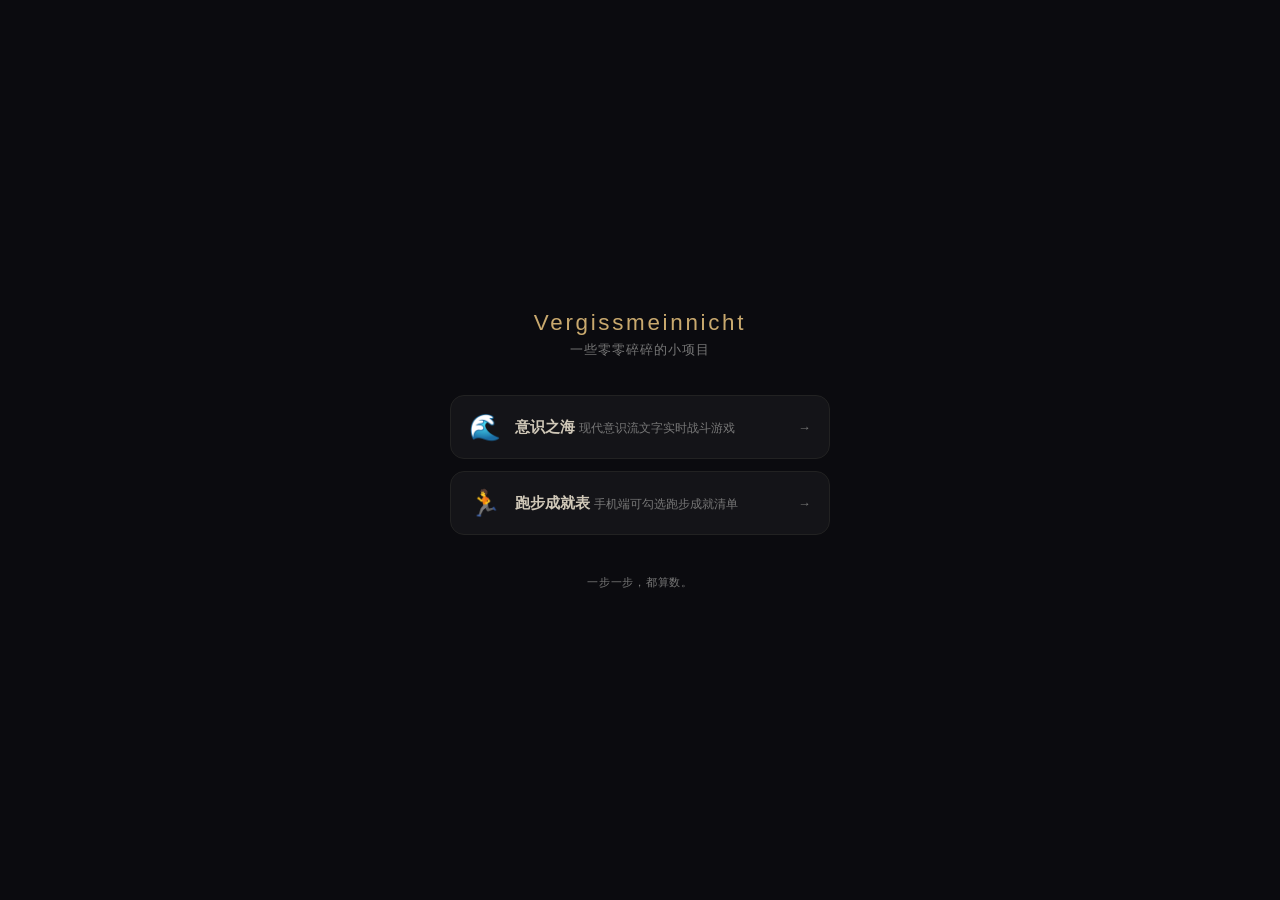
<file: index.html>
<!DOCTYPE html>
<html lang="zh-CN">
<head>
<meta charset="UTF-8">
<meta name="viewport" content="width=device-width, initial-scale=1.0">
<title>Vergissmeinnicht</title>
<style>
  :root {
    --bg: #0b0b0f;
    --card: #141418;
    --text: #d0c8b8;
    --muted: #777;
    --accent: #c9a96e;
    --border: #222;
  }
  * { margin:0; padding:0; box-sizing:border-box; }
  body {
    background: var(--bg); color: var(--text);
    font-family: "PingFang SC","Noto Sans SC","Microsoft YaHei",sans-serif;
    min-height: 100vh; display: flex; flex-direction: column;
    align-items: center; justify-content: center; padding: 24px;
  }
  h1 {
    font-size: 1.4rem; letter-spacing: 0.12em; font-weight: 400;
    color: var(--accent); margin-bottom: 6px;
  }
  .subtitle { font-size: 0.8rem; color: var(--muted); margin-bottom: 36px; letter-spacing: 0.08em; }
  .cards { display: flex; flex-direction: column; gap: 12px; width: 100%; max-width: 380px; }
  .card {
    display: flex; align-items: center; gap: 14px;
    background: var(--card); border: 1px solid var(--border);
    border-radius: 14px; padding: 16px 18px;
    text-decoration: none; color: var(--text);
    transition: border-color 0.2s, background 0.2s;
  }
  .card:hover, .card:active { border-color: var(--accent); background: #1a1a20; }
  .card .icon { font-size: 1.6rem; flex-shrink: 0; }
  .card .info { flex:1; min-width: 0; }
  .card .title { font-size: 0.95rem; font-weight: 600; }
  .card .desc { font-size: 0.75rem; color: var(--muted); margin-top: 3px; }
  .card .arrow { color: var(--muted); font-size: 0.8rem; flex-shrink: 0; }
  footer {
    margin-top: 40px; font-size: 0.7rem; color: var(--muted);
    letter-spacing: 0.06em;
  }
</style>
</head>
<body>

<h1>Vergissmeinnicht</h1>
<div class="subtitle">一些零零碎碎的小项目</div>

<div class="cards">
  <a class="card" href="consciousness-sea/chapter-1/">
    <span class="icon">🌊</span>
    <span class="info">
      <span class="title">意识之海</span>
      <span class="desc">现代意识流文字实时战斗游戏</span>
    </span>
    <span class="arrow">→</span>
  </a>

  <a class="card" href="running/">
    <span class="icon">🏃</span>
    <span class="info">
      <span class="title">跑步成就表</span>
      <span class="desc">手机端可勾选跑步成就清单</span>
    </span>
    <span class="arrow">→</span>
  </a>
</div>

<footer>一步一步，都算数。</footer>

</body>
</html>
</file>
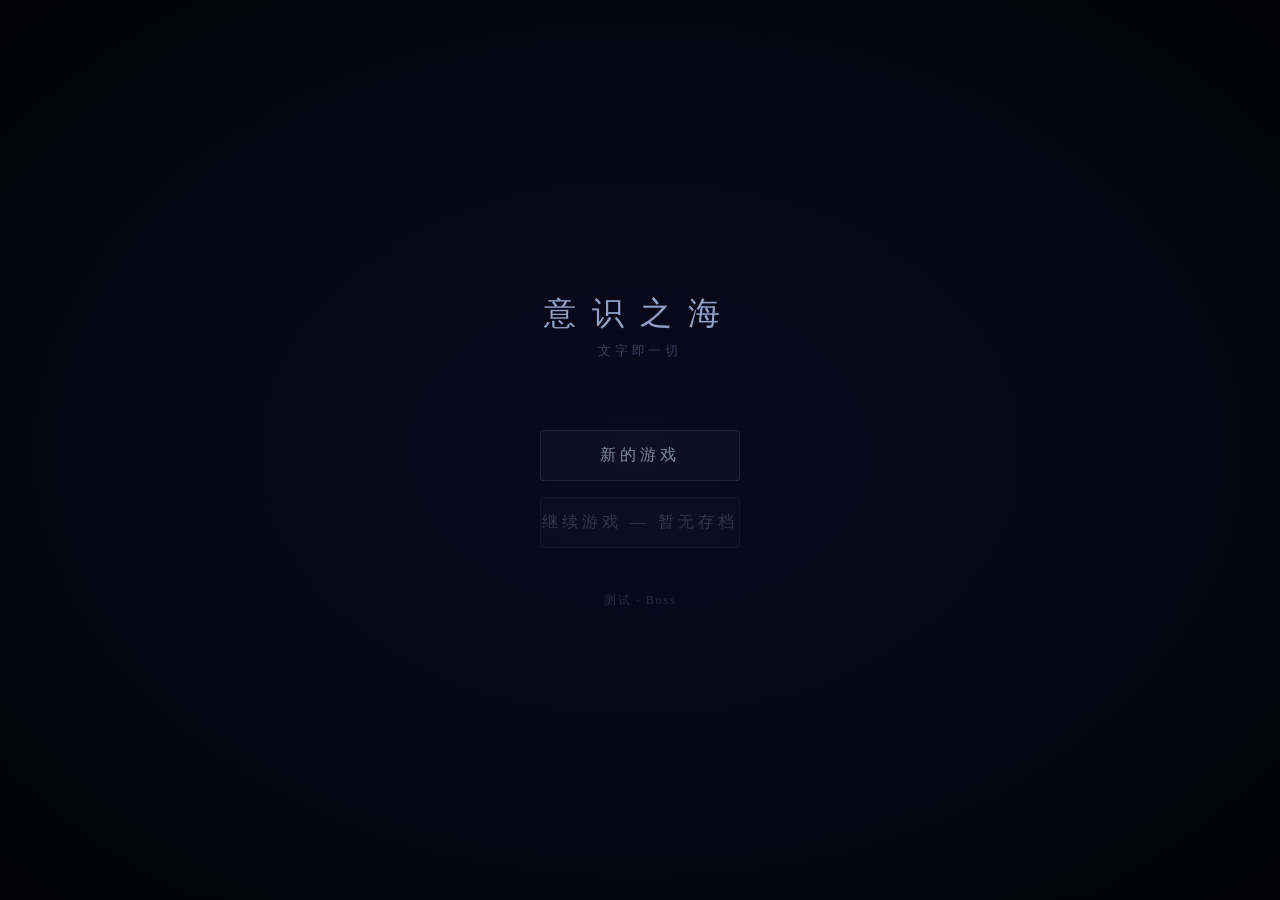
<file: consciousness-sea/chapter-1/index.html>
<!DOCTYPE html>
<html lang="zh-CN">
<head>
<meta charset="UTF-8">
<meta name="viewport" content="width=device-width, initial-scale=1.0">
<title>意识之海</title>
<link rel="stylesheet" href="style.css">
</head>
<body>

<!-- 主菜单（v5.3：设置入口移至左下角常驻「菜单」按钮，主菜单不再放设置） -->
<div id="main-menu">
  <div id="menu-title">意识之海</div>
  <div id="menu-subtitle">文字即一切</div>
  <div id="save-info"></div>
  <div class="menu-btn" id="btn-new-game" onclick="showDifficulty()">新的游戏</div>
  <div class="menu-btn" id="btn-continue" onclick="continueGame()">继续游戏</div>
  <!-- v5.3 Boss测试通道（调试用，正常游玩忽略） -->
  <div id="boss-test-link" onclick="openBossTest()">测试 · Boss</div>
</div>

<!-- v5.3 Boss测试通道选择（调试用） -->
<div id="bosstest-screen" class="hidden">
  <div id="bosstest-title">Boss 测试通道</div>
  <div id="bosstest-btns">
    <div class="diff-btn" onclick="startTestBoss('recall')">忆<span class="diff-label">浅层 Boss · 余音回响</span></div>
    <div class="diff-btn" onclick="startTestBoss('obsess')">执<span class="diff-label">中层 Boss · 执念锁链</span></div>
    <div class="diff-btn" onclick="startTestBoss('regret_abyss')">憾<span class="diff-label">深层碎片 · 双核心</span></div>
    <div class="diff-btn" onclick="startTestBoss('yi_abyss')">遗<span class="diff-label">深层碎片 · 千金散尽</span></div>
    <div class="diff-btn" onclick="startTestBoss('regretful')">遗憾<span class="diff-label">深层完全体 · 悔业障</span></div>
  </div>
  <div class="back-link" onclick="closeBossTest()">← 返回</div>
</div>

<!-- 难度选择 -->
<div id="difficulty-screen" class="hidden">
  <div id="diff-title">选择潜航深度</div>
  <div class="diff-btn" onclick="selectDifficulty(0)">
    浅层潜航<span class="diff-label">敌人较弱 · 适合初次体验</span>
  </div>
  <div class="diff-btn" onclick="selectDifficulty(1)">
    标准潜航<span class="diff-label">均衡体验 · 推荐</span>
  </div>
  <div class="diff-btn" onclick="selectDifficulty(2)">
    深层潜航<span class="diff-label">敌人较强 · 挑战自我</span>
  </div>
  <div class="back-link" onclick="backToMenu()">← 返回</div>
</div>

<!-- 设置（v5.2） -->
<div id="settings-screen" class="hidden">
  <div id="settings-title">设置</div>
  <div class="setting-row">
    <span class="setting-label">BGM 音量</span>
    <input type="range" id="set-bgm" min="0" max="100" value="20" oninput="onSettingBGM(this.value)">
  </div>
  <div class="setting-row">
    <span class="setting-label">音效音量</span>
    <input type="range" id="set-sfx" min="0" max="100" value="80" oninput="onSettingSFX(this.value)">
  </div>
  <div class="setting-row">
    <span class="setting-label">静音</span>
    <div class="setting-toggle" id="set-muted" onclick="onSettingMuted()">关</div>
  </div>
  <div class="setting-row">
    <span class="setting-label">难度</span>
    <div id="set-diff">
      <span class="diff-chip" data-d="0" onclick="onSettingDiff(0)">浅层</span>
      <span class="diff-chip" data-d="1" onclick="onSettingDiff(1)">标准</span>
      <span class="diff-chip" data-d="2" onclick="onSettingDiff(2)">深层</span>
    </div>
  </div>
  <div class="setting-row">
    <span class="setting-label">其他</span>
    <div id="set-actions">
      <span class="diff-chip" onclick="openHelp()">帮助</span>
      <span class="diff-chip" onclick="confirmNewGame()">重开新档</span>
    </div>
  </div>
  <div class="back-link" onclick="closeSettings()">← 返回</div>
</div>

<!-- 帮助（v5.2） -->
<div id="help-screen" class="hidden">
  <div id="help-title">操作说明</div>
  <div id="help-content">
    点击「攻」字攻击敌人 · 点击「防」字获得护盾<br>
    点击「符」字回复意识 · 收集技能字释放技能<br>
    「囊」打开背包 · Tab / ESC 关闭 · F5 存档<br>
    威胁等级随深度上升，越深越危险<br>
    连击提升伤害，被打断会掉连击<br>
    Boss 有专属机制，点击场上可点标记应对
  </div>
  <div class="back-link" onclick="closeHelp()">← 返回</div>
</div>

<!-- 肉鸽变异三选一（v5.2） -->
<div id="variant-screen" class="hidden">
  <div id="variant-title">深海变异 · 三选一</div>
  <div id="variant-cards"></div>
  <div id="variant-hint">选择一个变异，它将影响本局潜航 · <span class="back-link" onclick="chooseVariant(null)" style="display:inline;font-size:12px;">放弃变异</span></div>
</div>

<!-- 画布 -->
<canvas id="c"></canvas>

<!-- 结局CG演出层（全屏图片+文字+眨眼） -->
<div id="cg-overlay" class="hidden">
  <div id="cg-image"></div>
  <div id="cg-text"></div>
  <div id="cg-blink"></div>
</div>

<!-- 拥抱零演出层（结局：男主抱住零） -->
<div id="hug-overlay" class="hidden">
  <div id="hug-scene"></div>
  <div id="hug-text"></div>
</div>

<!-- 对话层 -->
<div id="dialogue-layer">
  <div id="dialogue-box"></div>
  <div id="d-continue">点击继续</div>
</div>

<!-- 战斗UI -->
<div id="enemy-zone" style="opacity:0;">
  <div id="enemy-name"></div>
  <div id="enemy-hp-bar"><div id="enemy-hp-fill"></div></div>
  <div id="enemy-timer"><div id="enemy-timer-fill"></div></div>
</div>
<div id="stage-hint"></div>
<div id="combo-display"><div id="combo-count"></div><div id="combo-words"></div></div>
<div id="player-zone" style="opacity:0;">
  <div id="player-info">潜航者 · 意识完整度 100%</div>
  <div id="player-hp-bar"><div id="player-hp-fill"></div></div>
</div>
<div id="stun-overlay"></div>

<!-- 技能收集UI -->
<div id="skill-display"></div>

<!-- 存档提示 -->
<div id="save-toast">已存档</div>

<!-- 局内货币显示 -->
<div id="shards-display">◇ 0</div>

<!-- 囊字 -->
<div id="pouch-btn">囊</div>

<!-- v5.3 菜单（左下角常驻，随时打开设置） -->
<div id="menu-btn" onclick="openSettings()">菜单</div>

<!-- 背包 -->
<div id="backpack-overlay">
  <div id="backpack-hint">点击文字查看详情 · 点击空白关闭 · Tab / ESC</div>
</div>

<!-- 局外商店：灵魂工坊 -->
<div id="permanent-shop-screen" class="hidden">
  <div id="ps-title">灵魂工坊</div>
  <div id="ps-balance">◆ 0</div>
  <div id="ps-items"></div>
  <div id="ps-back" class="back-link" onclick="closeSoulShop()">← 返回</div>
</div>

<!-- 结局 -->
<div id="ending-overlay">
  <div id="ending-title"></div>
  <div id="ending-sub"></div>
  <div id="ending-btns"></div>
</div>

<!-- 战败 / 潜航总结 -->
<div id="defeat-overlay">
  <div id="defeat-title">意识崩解</div>
  <div id="defeat-sub">你的意识在深海中消散……</div>
  <div id="defeat-stats"></div>
  <div id="defeat-btns">
    <div class="ending-btn" onclick="restartFromDefeat()">重新挑战</div>
    <div class="ending-btn" onclick="location.reload()" style="border-color:rgba(255,100,80,0.25);color:rgba(255,150,120,0.4);font-size:12px;">返回标题</div>
  </div>
</div>

<!-- JS 按依赖顺序加载 -->
<script src="js/config.js"></script>
<script src="js/echo.js"></script>
<script src="js/sound.js"></script>
<script src="js/particles.js"></script>
<script src="js/dialogue.js"></script>
<script src="js/cinematic.js"></script>
<script src="js/projectile.js"></script>
<script src="js/battle.js"></script>
<script src="js/boss.js"></script>
<script src="js/map.js"></script>
<script src="js/rooms.js"></script>
<script src="js/shop.js"></script>
<script src="js/permanent-shop.js"></script>
<script src="js/tutorial.js"></script>
<script src="js/hub.js"></script>
<script src="js/bestiary.js"></script>
<script src="js/achievements.js"></script>
<script src="js/main.js"></script>
</body>
</html>
</file>
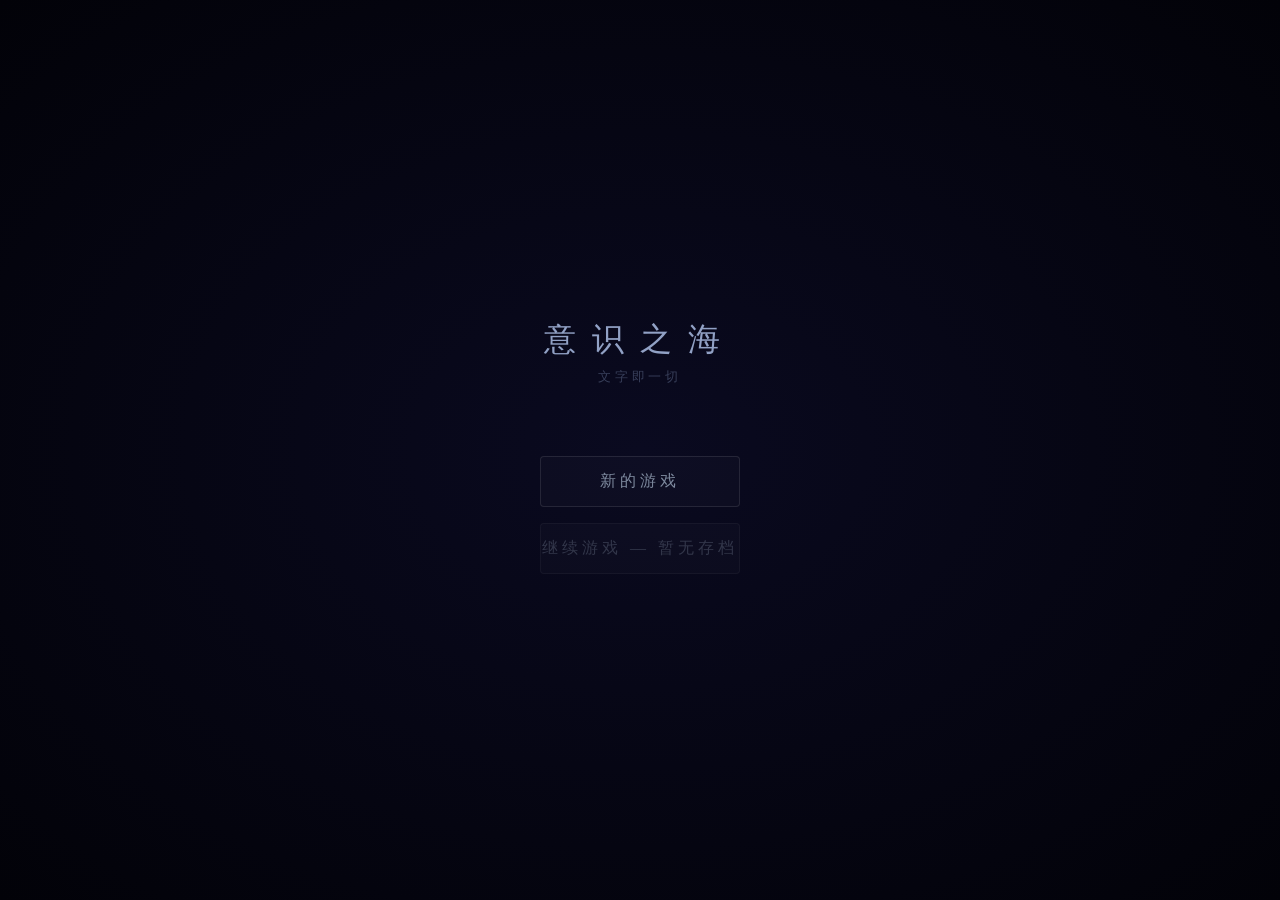
<file: consciousness-sea/序章/index.html>
<!DOCTYPE html>
<html lang="zh-CN">
<head>
<meta charset="UTF-8">
<meta name="viewport" content="width=device-width, initial-scale=1.0">
<title>意识之海</title>
<link rel="stylesheet" href="style.css">
</head>
<body>

<!-- 主菜单 -->
<div id="main-menu">
  <div id="menu-title">意识之海</div>
  <div id="menu-subtitle">文字即一切</div>
  <div id="save-info"></div>
  <div class="menu-btn" id="btn-new-game" onclick="showDifficulty()">新的游戏</div>
  <div class="menu-btn" id="btn-continue" onclick="continueGame()">继续游戏</div>
</div>

<!-- 难度选择 -->
<div id="difficulty-screen" class="hidden">
  <div id="diff-title">选择潜航深度</div>
  <div class="diff-btn" onclick="selectDifficulty(0)">
    浅层潜航<span class="diff-label">敌人较弱 · 适合初次体验</span>
  </div>
  <div class="diff-btn" onclick="selectDifficulty(1)">
    标准潜航<span class="diff-label">均衡体验 · 推荐</span>
  </div>
  <div class="diff-btn" onclick="selectDifficulty(2)">
    深层潜航<span class="diff-label">敌人较强 · 挑战自我</span>
  </div>
  <div class="back-link" onclick="backToMenu()">← 返回</div>
</div>

<!-- 画布 -->
<canvas id="c"></canvas>

<!-- 对话层 -->
<div id="dialogue-layer">
  <div id="dialogue-box"></div>
  <div id="d-continue">点击继续</div>
</div>

<!-- 战斗UI -->
<div id="enemy-zone" style="opacity:0;">
  <div id="enemy-name"></div>
  <div id="enemy-hp-bar"><div id="enemy-hp-fill"></div></div>
  <div id="enemy-timer"><div id="enemy-timer-fill"></div></div>
</div>
<div id="stage-hint"></div>
<div id="combo-display"><div id="combo-count"></div><div id="combo-words"></div></div>
<div id="player-zone" style="opacity:0;">
  <div id="player-info">潜航者 · 意识完整度 100%</div>
  <div id="player-hp-bar"><div id="player-hp-fill"></div></div>
</div>
<div id="stun-overlay"></div>

<!-- 技能收集UI -->
<div id="skill-display"></div>

<!-- 存档提示 -->
<div id="save-toast">已存档</div>

<!-- 局内货币显示 -->
<div id="shards-display">◇ 0</div>

<!-- 囊字 -->
<div id="pouch-btn">囊</div>

<!-- 背包 -->
<div id="backpack-overlay">
  <div id="backpack-hint">点击文字查看详情 · 点击空白关闭 · Tab / ESC</div>
</div>

<!-- 局外商店：灵魂工坊 -->
<div id="permanent-shop-screen" class="hidden">
  <div id="ps-title">灵魂工坊</div>
  <div id="ps-balance">◆ 0</div>
  <div id="ps-items"></div>
  <div id="ps-back" class="back-link" onclick="closeSoulShop()">← 返回</div>
</div>

<!-- 结局 -->
<div id="ending-overlay">
  <div id="ending-title"></div>
  <div id="ending-sub"></div>
  <div id="ending-btns"></div>
</div>

<!-- 战败 / 潜航总结 -->
<div id="defeat-overlay">
  <div id="defeat-title">意识崩解</div>
  <div id="defeat-sub">你的意识在深海中消散……</div>
  <div id="defeat-stats"></div>
  <div id="defeat-btns">
    <div class="ending-btn" onclick="restartFromDefeat()">重新挑战</div>
    <div class="ending-btn" onclick="location.reload()" style="border-color:rgba(255,100,80,0.25);color:rgba(255,150,120,0.4);font-size:12px;">返回标题</div>
  </div>
</div>

<!-- JS 按依赖顺序加载 -->
<script src="js/config.js"></script>
<script src="js/echo.js"></script>
<script src="js/sound.js"></script>
<script src="js/particles.js"></script>
<script src="js/dialogue.js"></script>
<script src="js/cinematic.js"></script>
<script src="js/projectile.js"></script>
<script src="js/battle.js"></script>
<script src="js/boss.js"></script>
<script src="js/map.js"></script>
<script src="js/rooms.js"></script>
<script src="js/shop.js"></script>
<script src="js/permanent-shop.js"></script>
<script src="js/tutorial.js"></script>
<script src="js/hub.js"></script>
<script src="js/bestiary.js"></script>
<script src="js/achievements.js"></script>
<script src="js/main.js"></script>
</body>
</html>
</file>
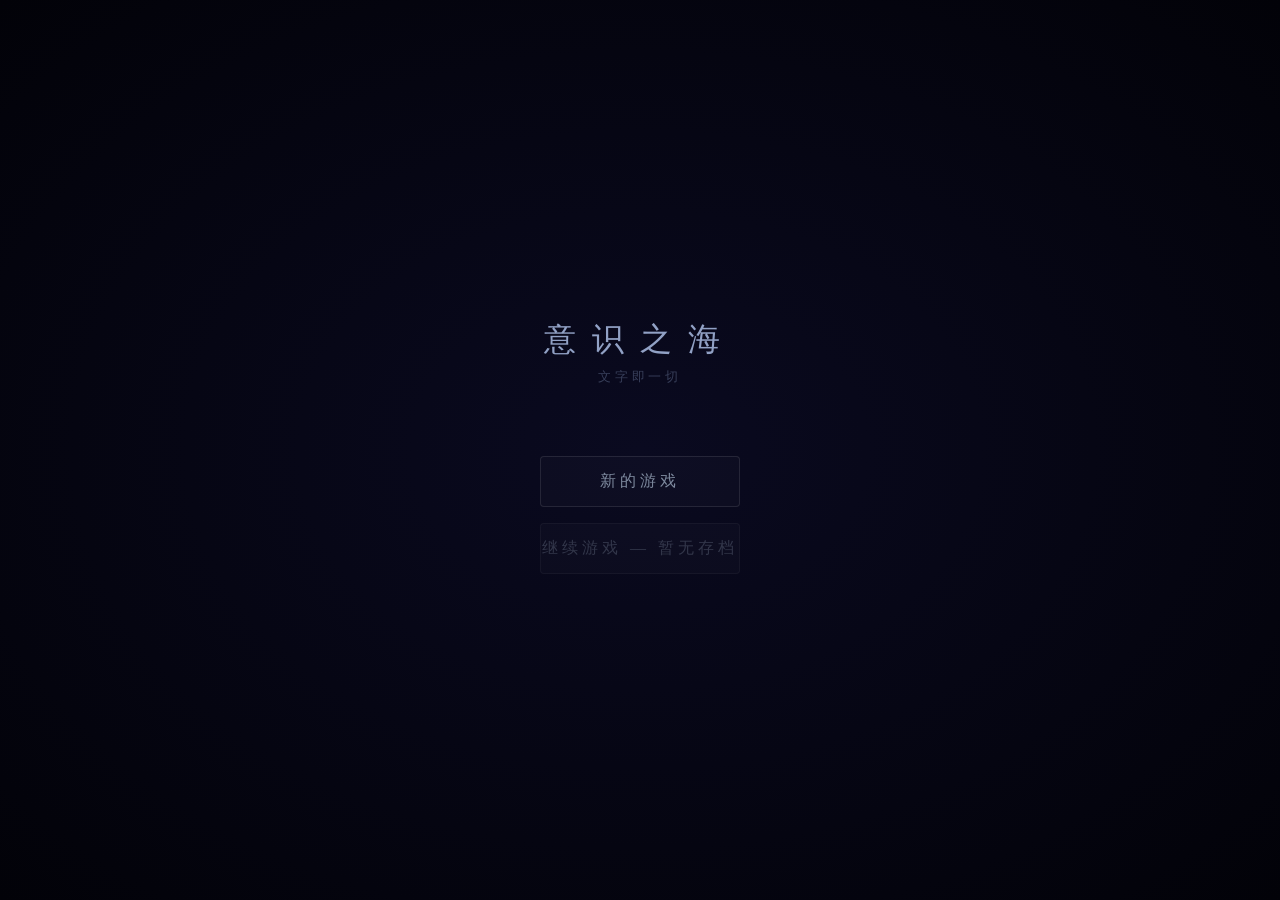
<file: 意识之海/序章/index.html>
<!DOCTYPE html>
<html lang="zh-CN">
<head>
<meta charset="UTF-8">
<meta name="viewport" content="width=device-width, initial-scale=1.0">
<title>意识之海</title>
<link rel="stylesheet" href="style.css">
</head>
<body>

<!-- 主菜单 -->
<div id="main-menu">
  <div id="menu-title">意识之海</div>
  <div id="menu-subtitle">文字即一切</div>
  <div id="save-info"></div>
  <div class="menu-btn" id="btn-new-game" onclick="showDifficulty()">新的游戏</div>
  <div class="menu-btn" id="btn-continue" onclick="continueGame()">继续游戏</div>
</div>

<!-- 难度选择 -->
<div id="difficulty-screen" class="hidden">
  <div id="diff-title">选择潜航深度</div>
  <div class="diff-btn" onclick="selectDifficulty(0)">
    浅层潜航<span class="diff-label">敌人较弱 · 适合初次体验</span>
  </div>
  <div class="diff-btn" onclick="selectDifficulty(1)">
    标准潜航<span class="diff-label">均衡体验 · 推荐</span>
  </div>
  <div class="diff-btn" onclick="selectDifficulty(2)">
    深层潜航<span class="diff-label">敌人较强 · 挑战自我</span>
  </div>
  <div class="back-link" onclick="backToMenu()">← 返回</div>
</div>

<!-- 画布 -->
<canvas id="c"></canvas>

<!-- 对话层 -->
<div id="dialogue-layer">
  <div id="dialogue-box"></div>
  <div id="d-continue">点击继续</div>
</div>

<!-- 战斗UI -->
<div id="enemy-zone" style="opacity:0;">
  <div id="enemy-name"></div>
  <div id="enemy-hp-bar"><div id="enemy-hp-fill"></div></div>
  <div id="enemy-timer"><div id="enemy-timer-fill"></div></div>
</div>
<div id="stage-hint"></div>
<div id="combo-display"><div id="combo-count"></div><div id="combo-words"></div></div>
<div id="player-zone" style="opacity:0;">
  <div id="player-info">潜航者 · 意识完整度 100%</div>
  <div id="player-hp-bar"><div id="player-hp-fill"></div></div>
</div>
<div id="stun-overlay"></div>

<!-- 技能收集UI -->
<div id="skill-display"></div>

<!-- 存档提示 -->
<div id="save-toast">已存档</div>

<!-- 囊字 -->
<div id="pouch-btn">囊</div>

<!-- 背包 -->
<div id="backpack-overlay">
  <div id="backpack-hint">点击文字查看详情 · 点击空白关闭 · Tab / ESC</div>
</div>

<!-- 结局 -->
<div id="ending-overlay">
  <div id="ending-title"></div>
  <div id="ending-sub"></div>
  <div id="ending-btns"></div>
</div>

<!-- 战败 -->
<div id="defeat-overlay">
  <div id="defeat-title">意识崩解</div>
  <div id="defeat-sub">你的意识在深海中消散……</div>
  <div id="defeat-btns">
    <div class="ending-btn" onclick="restartFromDefeat()">重新挑战</div>
    <div class="ending-btn" onclick="location.reload()" style="border-color:rgba(255,100,80,0.25);color:rgba(255,150,120,0.4);font-size:12px;">返回标题</div>
  </div>
</div>

<!-- JS 按依赖顺序加载 -->
<script src="js/config.js"></script>
<script src="js/sound.js"></script>
<script src="js/particles.js"></script>
<script src="js/dialogue.js"></script>
<script src="js/cinematic.js"></script>
<script src="js/projectile.js"></script>
<script src="js/battle.js"></script>
<script src="js/boss.js"></script>
<script src="js/map.js"></script>
<script src="js/rooms.js"></script>
<script src="js/tutorial.js"></script>
<script src="js/main.js"></script>
</body>
</html>
</file>
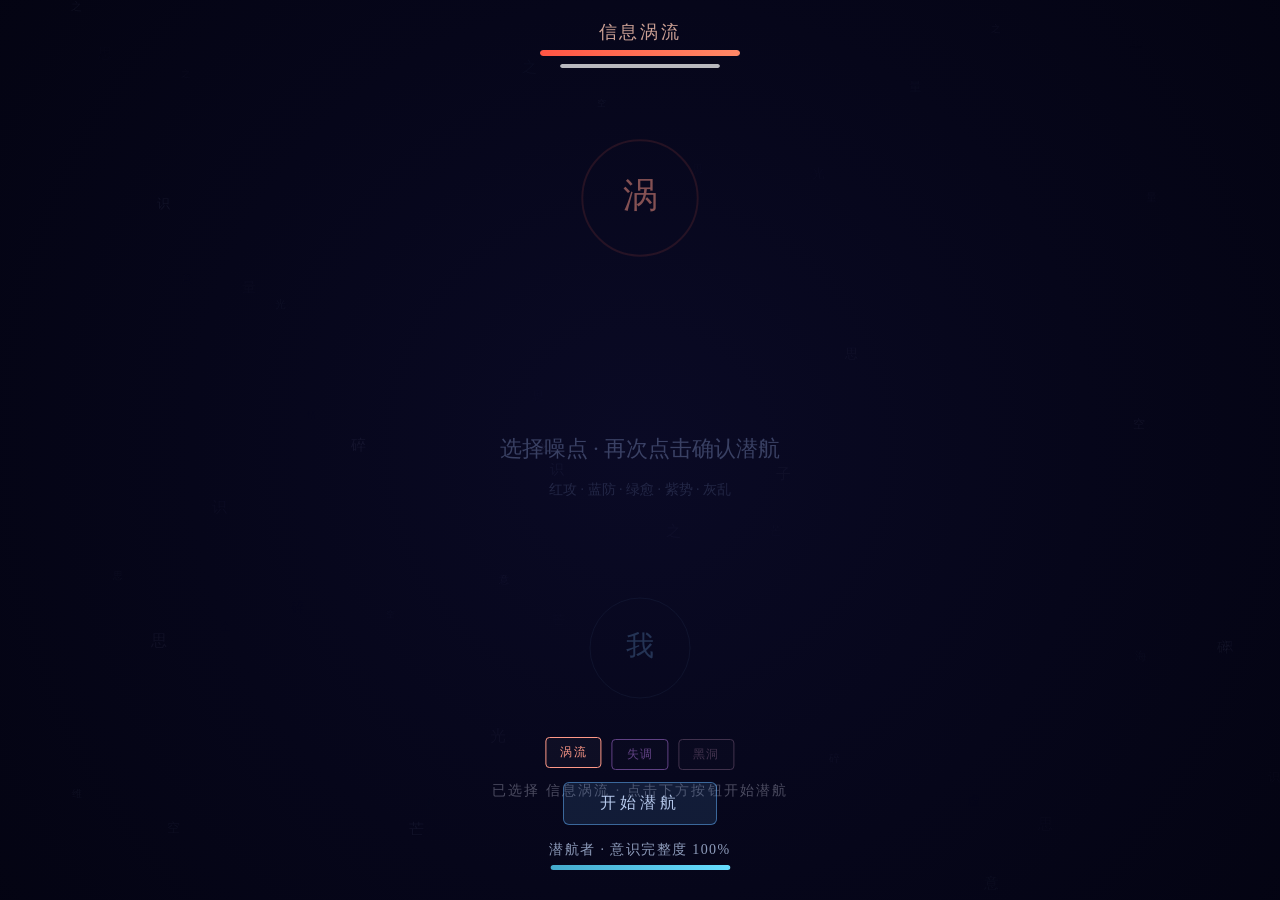
<file: consciousness-sea/文字战斗_小兵参考.html>
<!DOCTYPE html>
<html lang="zh-CN">
<head>
<meta charset="UTF-8">
<meta name="viewport" content="width=device-width, initial-scale=1.0">
<title>意识之海 · 文字决</title>
<style>
  * { margin:0; padding:0; box-sizing:border-box; }
  html,body { width:100%; height:100%; overflow:hidden; background:#06061a;
    font-family:"Noto Serif SC","Source Han Serif SC","SimSun",serif;
    user-select:none; -webkit-user-select:none; -webkit-tap-highlight-color:transparent; }
  canvas { display:block; position:absolute; top:0; left:0; }

  /* 顶部敌区 */
  #enemy-zone { position:fixed; top:20px; left:50%; transform:translateX(-50%);
    display:flex; flex-direction:column; align-items:center; gap:6px; pointer-events:none; z-index:10; }
  #enemy-name { color:rgba(255,200,180,0.8); font-size:18px; letter-spacing:0.15em; }
  #enemy-hp-bar { width:200px; height:6px; background:rgba(255,255,255,0.08); border-radius:3px; overflow:hidden; }
  #enemy-hp-fill { width:100%; height:100%; background:linear-gradient(90deg,#ff5544,#ff8866); border-radius:3px; transition:width 0.3s; }
  #enemy-timer { width:160px; height:4px; background:rgba(255,255,255,0.05); border-radius:2px; overflow:hidden; margin-top:2px; }
  #enemy-timer-fill { width:100%; height:100%; background:rgba(255,255,255,0.7); border-radius:2px;
    transition:width 0.1s linear; }
  #enemy-timer-fill.urgent { background:#ff4444; animation:pulse 0.5s infinite; }

  /* 底部玩家区 */
  #player-zone { position:fixed; bottom:30px; left:50%; transform:translateX(-50%);
    display:flex; flex-direction:column; align-items:center; gap:6px; pointer-events:none; z-index:10; }
  #player-info { color:rgba(200,220,255,0.7); font-size:14px; letter-spacing:0.1em; }
  #player-hp-bar { width:180px; height:5px; background:rgba(255,255,255,0.06); border-radius:3px; overflow:hidden; }
  #player-hp-fill { width:100%; height:100%; background:linear-gradient(90deg,#44aacc,#66ddff); border-radius:3px; transition:width 0.4s; }
  #player-hp-fill.low { background:linear-gradient(90deg,#cc3333,#ff4444); animation:urgentPulse 0.8s infinite; }

  /* 连击 */
  #combo-display { position:fixed; top:50%; left:50%; transform:translate(-50%,-50%) translateY(-80px);
    pointer-events:none; z-index:10; text-align:center; opacity:0; transition:opacity 0.3s; }
  #combo-display.show { opacity:1; }
  #combo-count { font-size:60px; font-weight:bold; letter-spacing:0.05em; }
  #combo-words { font-size:16px; letter-spacing:0.3em; margin-top:4px; }

  /* 眩晕 */
  #stun-overlay { position:fixed; top:0;left:0;width:100%;height:100%;
    background:rgba(255,0,0,0.08); pointer-events:none; z-index:20; opacity:0; transition:opacity 0.15s; }
  #stun-overlay.active { opacity:1; }

  /* 濒死 */
  #death-vignette { position:fixed; top:0;left:0;width:100%;height:100%; pointer-events:none; z-index:5;
    box-shadow:inset 0 0 0 rgba(200,20,20,0); transition:box-shadow 1s; }
  #death-vignette.active { box-shadow:inset 0 0 120px rgba(200,20,20,0.35); animation:deathPulse 1.5s infinite; }

  /* 提示 */
  #hint { position:fixed; bottom:100px; left:50%; transform:translateX(-50%);
    color:rgba(200,200,220,0.45); font-size:14px; letter-spacing:0.15em;
    pointer-events:none; z-index:10; transition:opacity 0.6s; }
  #result-overlay { position:fixed; top:50%; left:50%; transform:translate(-50%,-50%);
    pointer-events:none; z-index:25; text-align:center; opacity:0; transition:opacity 0.5s; }
  #result-overlay.show { opacity:1; }
  #result-text { font-size:48px; font-weight:bold; letter-spacing:0.2em; }
  #result-sub { font-size:16px; letter-spacing:0.2em; margin-top:10px; opacity:0.7; }
  #result-restart { pointer-events:auto; margin-top:20px; padding:10px 30px;
    background:rgba(255,255,255,0.06); border:1px solid rgba(255,255,255,0.2); color:rgba(255,255,255,0.7);
    font-size:14px; letter-spacing:0.2em; border-radius:4px; cursor:pointer; font-family:inherit;
    transition:all 0.3s; }
  #result-restart:hover { background:rgba(255,255,255,0.12); color:#fff; }

  @keyframes pulse { 50% { opacity:0.4; } }
  @keyframes urgentPulse { 50% { box-shadow:0 0 20px rgba(255,0,0,0.4); } }
  @keyframes deathPulse { 50% { box-shadow:inset 0 0 160px rgba(200,20,20,0.5); } }
  .es-btn { background:rgba(255,255,255,0.03); border:1px solid; border-radius:4px;
    padding:6px 14px; cursor:pointer; font-size:12px; font-family:inherit; letter-spacing:0.1em;
    transition:all 0.3s; opacity:0.6; }
  .es-btn:hover { opacity:1; background:rgba(255,255,255,0.06); transform:translateY(-2px); }
</style>
</head>
<body>
<canvas id="c"></canvas>

<div id="enemy-zone">
  <div id="enemy-name">信息涡流</div>
  <div id="enemy-hp-bar"><div id="enemy-hp-fill"></div></div>
  <div id="enemy-timer"><div id="enemy-timer-fill"></div></div>
</div>

<div id="combo-display">
  <div id="combo-count"></div>
  <div id="combo-words"></div>
</div>

<div id="player-zone">
  <div id="player-info">潜航者 · 意识完整度 100%</div>
  <div id="player-hp-bar"><div id="player-hp-fill"></div></div>
</div>

<div id="stun-overlay"></div>
<div id="death-vignette"></div>
<div id="hint">红攻·蓝防·绿愈·紫势(时停+倍击)·灰乱(勿点)</div>
<div id="enemy-select" style="position:fixed;bottom:130px;left:50%;transform:translateX(-50%);
  display:flex;gap:10px;z-index:10;">
  <button onclick="selectEnemy(0)" class="es-btn" id="es-btn-0" style="border-color:#ff9988;color:#ff9988;">涡流</button>
  <button onclick="selectEnemy(1)" class="es-btn" id="es-btn-1" style="border-color:#cc88ff;color:#cc88ff;">失调</button>
  <button onclick="selectEnemy(2)" class="es-btn" id="es-btn-2" style="border-color:#886688;color:#886688;">黑洞</button>
</div>
<button id="start-btn"
  style="position:fixed;bottom:75px;left:50%;transform:translateX(-50%);z-index:15;
  padding:10px 36px;background:rgba(100,180,255,0.12);border:1px solid rgba(100,180,255,0.5);
  color:rgba(200,220,255,0.9);font-size:16px;letter-spacing:0.25em;border-radius:6px;
  cursor:pointer;font-family:inherit;transition:all 0.3s;opacity:0;pointer-events:none;">
  开始潜航
</button>
<div id="result-overlay">
  <div id="result-text"></div>
  <div id="result-sub"></div>
  <div id="result-restart" onclick="restartBattle()">再次潜航</div>
</div>

<script>
// ═══════════════════ 意识之海 · 文字决 · 核心 ═══════════════════

// ── Web Audio 音效引擎（纯合成，零文件）──
const Sound = (()=>{
  let ctx=null;
  function ac(){if(!ctx) ctx=new(window.AudioContext||window.webkitAudioContext)();if(ctx.state==='suspended') ctx.resume();return ctx;}

  // 主音量
  const master = ()=> { const g=ac().createGain();g.gain.value=0.25;g.connect(ac().destination);return g; };

  // 短促音：噪声爆发 + 振荡器
  function blip(freq,type,noiseMix,dur,vol=1){
    const a=ac(), m=master(), now=a.currentTime;
    const g=a.createGain(); g.connect(m);
    g.gain.setValueAtTime(0.01,now); g.gain.linearRampToValueAtTime(vol*0.25,now+0.01);
    g.gain.exponentialRampToValueAtTime(0.001,now+dur);

    if(noiseMix>0){
      const buf=a.createBuffer(1,a.sampleRate*dur,a.sampleRate);
      const d=buf.getChannelData(0);
      for(let i=0;i<d.length;i++) d[i]=(Math.random()*2-1)*noiseMix;
      const s=a.createBufferSource(); s.buffer=buf;
      const ng=a.createGain();ng.gain.setValueAtTime(noiseMix*0.4,now);ng.gain.exponentialRampToValueAtTime(0.001,now+dur);
      ng.connect(m); s.connect(ng); s.start(now); s.stop(now+dur);
    }

    if(freq){
      const o=a.createOscillator(); o.type=type||'sine'; o.frequency.setValueAtTime(freq,now);
      o.frequency.exponentialRampToValueAtTime(freq*0.3,now+dur);
      o.connect(g); o.start(now); o.stop(now+dur);
    }
  }

  // 上升/下降滑音
  function sweep(fr,to,dur,type='sine',vol=1){
    const a=ac(), m=master(), now=a.currentTime;
    const g=a.createGain(); g.connect(m);
    g.gain.setValueAtTime(vol*0.2,now); g.gain.exponentialRampToValueAtTime(0.001,now+dur);
    const o=a.createOscillator(); o.type=type; o.frequency.setValueAtTime(fr,now);
    o.frequency.linearRampToValueAtTime(to,now+dur); o.connect(g);
    o.start(now); o.stop(now+dur);
  }

  // 低频心跳
  function heartbeat(){
    const a=ac(), m=master(), now=a.currentTime;
    [0,0.15].forEach(delay=>{
      const g=a.createGain(); g.connect(m);
      g.gain.setValueAtTime(0.01,now+delay);g.gain.linearRampToValueAtTime(0.3,now+delay+0.05);
      g.gain.exponentialRampToValueAtTime(0.001,now+delay+0.25);
      const o=a.createOscillator(); o.type='sine'; o.frequency.setValueAtTime(45,now+delay);
      o.frequency.linearRampToValueAtTime(30,now+delay+0.2); o.connect(g);
      o.start(now+delay); o.stop(now+delay+0.3);
    });
  }

  return {
    // 点击攻字：锋利打击
    attack(){ blip(800,'square',0.6,0.15,0.8); },
    // 连击攻字：更亮更高
    comboAtk(lv){ blip(800+lv*200,'square',0.4,0.12,1); },
    // 防字：低沉护盾
    defense(){ blip(120,'triangle',0.2,0.3,0.7); sweep(200,80,0.35,'sine',0.5); },
    // 愈字：温暖上升
    heal(){ sweep(300,600,0.3,'sine',0.6); sweep(400,800,0.25,'sine',0.4); },
    // 势字：时停效果（降调拉伸）
    boost(){ sweep(600,150,0.5,'sawtooth',0.5); blip(1000,'sine',0,0.15,0.4); },
    // 点击乱字：刺耳警告
    noise(){ blip(200,'sawtooth',0.8,0.2,0.6); blip(100,'square',0.5,0.15,0.4); },
    // 执念字：深沉重击
    deathDoor(){ blip(50,'triangle',0,0.5,1.2); sweep(100,30,0.6,'sine',0.8); },
    // 敌人攻击：威胁音
    enemyAtk(){ sweep(150,400,0.3,'sawtooth',0.6); blip(60,'square',0.4,0.2,0.5); },
    // 护盾格挡：清脆弹开
    shieldBlock(){ blip(500,'triangle',0.1,0.2,0.6); sweep(600,900,0.15,'sine',0.4); },
    // 濒死心跳
    deathPulse(){ heartbeat(); },
    // 胜利：上升和弦
    victory(){ sweep(400,800,0.4,'sine',0.6); setTimeout(()=>sweep(500,1000,0.5,'sine',0.6),200); },
    // 失败：低沉下降
    defeat(){ sweep(300,60,0.8,'triangle',0.7); },
    // 眩晕
    stun(){ blip(100,'sawtooth',0.9,0.4,0.5); },
    // 连击里程碑 x3/x5/x7
    comboMilestone(lv){ sweep(400*lv,800*lv,0.3,'sine',0.7); blip(1000+lv*200,'triangle',0,0.2,0.6); }
  };
})();

const canvas = document.getElementById('c');
const ctx = canvas.getContext('2d');

// DOM refs
const elEnemyName = document.getElementById('enemy-name');
const elEnemyHPFill = document.getElementById('enemy-hp-fill');
const elEnemyTimerFill = document.getElementById('enemy-timer-fill');
const elPlayerInfo = document.getElementById('player-info');
const elPlayerHPFill = document.getElementById('player-hp-fill');
const elComboDisplay = document.getElementById('combo-display');
const elComboCount = document.getElementById('combo-count');
const elComboWords = document.getElementById('combo-words');
const elStun = document.getElementById('stun-overlay');
const elVignette = document.getElementById('death-vignette');
const elHint = document.getElementById('hint');
const elResultOverlay = document.getElementById('result-overlay');
const elResultText = document.getElementById('result-text');
const elResultSub = document.getElementById("result-sub");
const elStartBtn = document.getElementById("start-btn");

let W, H, mx = -999, my = -999, dpr = Math.min(window.devicePixelRatio || 1, 2);

function resize() {
  W = window.innerWidth; H = window.innerHeight;
  canvas.width = W * dpr; canvas.height = H * dpr;
  canvas.style.width = W + 'px'; canvas.style.height = H + 'px';
  ctx.setTransform(1,0,0,1,0,0); ctx.scale(dpr,dpr);
}
window.addEventListener('resize', resize); resize();

// 开始按钮事件（用JS监听比onclick可靠）
document.getElementById('start-btn').addEventListener('click', () => {
  if (mode !== STATE.COUNTDOWN) startBattle(selectedEnemyIdx);
});
document.getElementById('start-btn').addEventListener('mouseenter', function(){
  this.style.background='rgba(100,180,255,0.22)'; this.style.color='#fff';
});
document.getElementById('start-btn').addEventListener('mouseleave', function(){
  this.style.background='rgba(100,180,255,0.12)'; this.style.color='rgba(200,220,255,0.9)';
});

// ═══════════════ 词库配置 ═══════════════

const WORD_LIBRARY = {
  '攻': { words:['斩','焚','破','裂','刺','碎','断','灭','穿','爆'], color:'#ff6644', glow:'#cc3311', damage:12 },
  '防': { words:['盾','御','守','壁','挡','固','护','抗','镇','屏'], color:'#66aaff', glow:'#3366cc', damage:0 },
  '愈': { words:['愈','生','复','疗','续','苏','润','养','补','安'], color:'#44dd88', glow:'#228844', damage:0 },
  '势': { words:['疾','锐','猛','坚','悟','醒','凝','聚','燃','静'], color:'#cc88ff', glow:'#6622aa', damage:0 }
};
const NOISE_WORDS = ['的','了','吗','吧','呢','啊','么','乎','矣','兮'];
const DEATH_DOOR_WORDS = ['不甘','执念','归来','绝境','逆转','燃尽'];

const ENEMIES = [
  { name:'信息涡流', icon:'涡', hp:80,  interval:4.5, noiseRate:0.20, speed:1.0, noiseLife:0.4, desc:'意识之海中的碎片信息聚合体', color:'#ff9988', glow:'#cc5544', tier:1 },
  { name:'认知失调', icon:'乱', hp:140, interval:3.5, noiseRate:0.35, speed:1.5, noiseLife:1.0, desc:'扭曲事实的精神污染', color:'#cc88ff', glow:'#8844cc', tier:2, mirror:true },
  { name:'情绪黑洞', icon:'渊', hp:200, interval:2.8, noiseRate:0.45, speed:2.0, noiseLife:2.2, desc:'吞噬一切正面意识的深渊', color:'#664466', glow:'#331133', tier:3, chase:true }
];

// ═══════════════ 游戏状态 ═══════════════

const STATE = { READY:'ready', COUNTDOWN:'countdown', STUN:'stun', VICTORY:'victory', DEFEAT:'defeat' };
let mode = STATE.READY;
let enemyIdx = 0;
let enemyHP, enemyMaxHP, enemyTimer, enemyInterval;
let playerHP = 100, playerMaxHP = 100;
let combo = 0, comboTimer = 0, comboWords = [];
let stunTimer = 0;
let deathDoorTriggered = false;
let selectedEnemyIdx = 0;  // 选择但未开始
let nextAttackBoost = false; // 势字增益
let hasShield = false;        // 防御护盾
let battleWords = [];
let particles = [];
let bgParticles = [];
let shakeAmount = 0;
let roundCount = 0;
let balanceFrames = 0;
let deathPulseTimer = 0;

// ═══════════════ 粒子类 ═══════════════

class BGParticle {
  constructor() { this.reset(); }
  reset() {
    this.x = Math.random()*W; this.y = Math.random()*H;
    this.vx = (Math.random()-0.5)*0.2; this.vy = (Math.random()-0.5)*0.2;
    this.text = '意识之海思绪碎片思维光芒量子虚空';
    this.text = this.text[Math.floor(Math.random()*this.text.length)];
    this.size = 9+Math.random()*7;
    this.alpha = 0.04+Math.random()*0.06;
    this.life = 400+Math.random()*500; this.age = Math.random()*this.life;
    this.fp = Math.random()*Math.PI*2;
  }
  update() {
    this.x+=this.vx; this.y+=this.vy; this.age++; this.fp+=0.015;
    if(this.age>this.life) this.reset();
    if(this.x<-20) this.x=W+20; if(this.x>W+20) this.x=-20;
    if(this.y<-20) this.y=H+20; if(this.y>H+20) this.y=-20;
  }
  draw(ctx) {
    const a = this.alpha*(0.5+0.5*Math.sin(this.fp));
    ctx.fillStyle = `rgba(150,160,200,${a})`;
    ctx.font = `${this.size}px "Noto Serif SC","SimSun",serif`;
    ctx.textAlign='center'; ctx.textBaseline='middle';
    ctx.fillText(this.text,this.x,this.y);
  }
}

class HitParticle {
  constructor(x,y,color,text) {
    this.x=x; this.y=y;
    const a=Math.random()*Math.PI*2, s=1.5+Math.random()*5;
    this.vx=Math.cos(a)*s; this.vy=Math.sin(a)*s-2;
    this.text=text||'·';
    this.size=10+Math.random()*14;
    this.alpha=0.8; this.life=25+Math.random()*35; this.age=0;
    this.color=color; this.gravity=0.08;
  }
  update() { this.x+=this.vx; this.y+=this.vy; this.vy+=this.gravity; this.age++;
    this.alpha=0.8*(1-this.age/this.life); }
  draw(ctx) {
    if(this.alpha<0.01||this.age>this.life) return;
    ctx.fillStyle = `rgba(${hexToRGB(this.color)},${this.alpha})`;
    ctx.font = `${this.size}px "Noto Serif SC","SimSun",serif`;
    ctx.textAlign='center'; ctx.textBaseline='middle';
    ctx.fillText(this.text,this.x,this.y);
  }
  get dead(){return this.age>this.life;}
}

class DamageText {
  constructor(x,y,text,color) {
    this.x=x; this.y=y; this.text=text; this.color=color;
    this.vy=-2.5; this.alpha=1; this.life=50; this.age=0; this.size=22;
  }
  update() { this.y+=this.vy; this.vy*=0.97; this.age++;
    this.alpha=1-this.age/this.life; this.size+=0.1; }
  draw(ctx) {
    if(this.alpha<0.01||this.age>this.life) return;
    ctx.save(); ctx.globalAlpha=this.alpha;
    ctx.fillStyle=this.color;
    ctx.font=`bold ${this.size}px "Noto Serif SC","SimSun",serif`;
    ctx.textAlign='center'; ctx.textBaseline='middle';
    ctx.fillText(this.text,this.x,this.y);
    ctx.restore();
  }
  get dead(){return this.age>this.life;}
}

function hexToRGB(hex){const r=parseInt(hex.slice(1,3),16),g=parseInt(hex.slice(3,5),16),b=parseInt(hex.slice(5,7),16);return `${r},${g},${b}`;}

// ═══════════════ 战场文字 ═══════════════

class BattleWord {
  constructor(cat,text) {
    this.cat = cat; // '攻'|'防'|'愈'|'势'|'乱'|'死'
    this.text = text;
    this.x = W*0.25+Math.random()*W*0.5;
    this.y = H*0.3+Math.random()*H*0.4;
    this.vx = (Math.random()-0.5)*1.2;
    this.vy = (Math.random()-0.5)*0.8;
    this.size = 24+Math.random()*10;
    this.alpha = 0.85;
    this.targetAlpha = 0.85;
    this.hovered = false;
    this.glowExtra = 0;
    this.phase = Math.random()*Math.PI*2;
    this.wobbleAmp = 0.3+Math.random()*0.5;
    this.alive = true;
    this.cooldown = 0;
    this.isDeathDoor = false;
    this.idleTime = 0;
    this.noiseLife = 1.0; // 干扰字生命倍率
  }
  update() {
    if (!this.alive) { this.alpha+= (0-this.alpha)*0.1; return; }
    if (this.cooldown>0) { this.cooldown--; this.targetAlpha=0.3; }
    else this.targetAlpha=0.85;

    // 闲置超时消失
    if(this.cat!=='死'){
      this.idleTime++;
      let maxIdle;
      if(this.cat==='乱'){
        maxIdle = Math.floor(250 * this.noiseLife); // 干扰字受noiseLife控制
      } else {
        maxIdle = 350 + Math.floor(Math.random()*150);
      }
      if(this.idleTime > maxIdle){
        this.targetAlpha = 0;
        if(this.alpha < 0.03) this.alive = false;
      }
    }

    this.phase+=0.02;
    this.x+=this.vx+Math.sin(this.phase)*this.wobbleAmp*0.5;
    this.y+=this.vy+Math.cos(this.phase*1.3)*this.wobbleAmp*0.4;
    // 边界
    const margin=50;
    if(this.x<margin){this.x=margin;this.vx*=-1;}
    if(this.x>W-margin){this.x=W-margin;this.vx*=-1;}
    if(this.y<margin+60){this.y=margin+60;this.vy*=-1;}
    if(this.y>H-margin-60){this.y=H-margin-60;this.vy*=-1;}
    if(Math.random()<0.005){this.vx+=(Math.random()-0.5)*0.6;this.vy+=(Math.random()-0.5)*0.4;
      this.vx=Math.max(-1.5,Math.min(1.5,this.vx)); this.vy=Math.max(-1,Math.min(1,this.vy));}

    this.alpha+=(this.targetAlpha-this.alpha)*0.08;
    // 悬停放大
    const ts = this.isDeathDoor?44+Math.random()*4:this.cat==='乱'?24:28+Math.random()*6;
    this.size+=(ts+this.glowExtra-this.size)*0.1;

    // 追踪鼠标（情绪黑洞的干扰字）
    if (this.cat==='乱' && this._chase) {
      const dx=mx-this.x, dy=my-this.y, d=Math.sqrt(dx*dx+dy*dy);
      if(d>1){this.x+=dx/d*0.8; this.y+=dy/d*0.8;}
    }
  }
  draw(ctx) {
    if(this.alpha<0.02) return;
    const catData = WORD_LIBRARY[this.cat];
    let clr, glow;
    if(this.cat==='乱'){clr='#999999';glow='#555555';}
    else if(this.cat==='死'){clr='#ff3333';glow='#cc0000';}
    else if(catData){clr=catData.color;glow=catData.glow;}
    else {clr='#ccc';glow='#666';}

    ctx.save(); ctx.globalAlpha=this.alpha;
    if(this.hovered||this.glowExtra>2){
      ctx.shadowColor=glow; ctx.shadowBlur=12+this.glowExtra*0.5;
    }
    ctx.fillStyle=clr;
    const fs = this.isDeathDoor?`bold ${this.size}px`:`${this.size}px`;
    ctx.font = `${fs} "Noto Serif SC","SimSun",serif`;
    ctx.textAlign='center'; ctx.textBaseline='middle';
    ctx.fillText(this.text,this.x,this.y);
    ctx.shadowBlur=0;
    ctx.restore();
  }
  hitTest(mx,my) {
    const w=Math.max(this.size*this.text.length*0.55,35);
    const h=this.size*1.1;
    return mx>this.x-w/2&&mx<this.x+w/2&&my>this.y-h/2&&my<this.y+h/2;
  }
  static fromLibrary(cat,text) {
    const bw = new BattleWord(cat,text);
    bw.size = 26+Math.random()*8;
    return bw;
  }
}

// ═══════════════ 初始化 ═══════════════

function initBGParticles() {
  bgParticles=[];
  const n=Math.floor(W*H/20000);
  for(let i=0;i<n;i++) bgParticles.push(new BGParticle());
}

function spawnBattleWords() {
  battleWords=[];
  balanceWords();
}

// 动态平衡：保证字总量和各类型占比，保留随机性
function balanceWords() {
  const enemy=ENEMIES[enemyIdx];
  // 清理死字
  battleWords=battleWords.filter(bw=>bw.alive&&!(bw.cat==='乱'&&Math.random()<0.2));

  // 目标：player总字10±2，各类占比
  const jitter = Math.floor(Math.random()*3)-1; // ±1随机
  const targetTotal = 10 + jitter;
  const targets = {
    '攻': Math.floor(targetTotal*0.40) + (Math.random()<0.5?1:0),
    '防': Math.floor(targetTotal*0.18) + (Math.random()<0.5?1:0),
    '愈': Math.floor(targetTotal*0.18) + (Math.random()<0.5?1:0),
    '势': Math.floor(targetTotal*0.14) + (Math.random()<0.5?1:0),
  };
  // 确保实际target总和=targetTotal
  let sum=0; for(const c in targets) sum+=targets[c];
  if(sum<targetTotal) targets['攻']+=targetTotal-sum;

  // 统计当前各类存活数（不含乱/死）
  const current={攻:0,防:0,愈:0,势:0};
  battleWords.forEach(bw=>{if(bw.alive&&current[bw.cat]!==undefined) current[bw.cat]++;});

  // 随机字池
  const pool={};
  for(const [cat,data] of Object.entries(WORD_LIBRARY)){
    pool[cat]=[...data.words];
  }

  // 补充不足的类
  for(const cat of ['攻','防','愈','势']){
    while(current[cat] < targets[cat]){
      const text=pool[cat][Math.floor(Math.random()*pool[cat].length)];
      const bw=BattleWord.fromLibrary(cat,text);
      bw.vx*=enemy.speed; bw.vy*=enemy.speed; bw.wobbleAmp*=enemy.speed;
      battleWords.push(bw);
      current[cat]++;
    }
  }

  // 移除多余的类（优先移除idle时间最长的）
  for(const cat of ['攻','防','愈','势']){
    const catWords=battleWords.filter(bw=>bw.alive&&bw.cat===cat);
    while(catWords.length > targets[cat]+1){ // +1容差
      const oldest=catWords.sort((a,b)=>b.idleTime-a.idleTime)[0];
      if(oldest){oldest.alive=false;oldest.targetAlpha=0;}
      catWords.splice(catWords.indexOf(oldest),1);
    }
  }

  // 干扰字：数量=enemy.noiseRate*playerCount，上限8
  const playerCount=battleWords.filter(bw=>bw.alive&&bw.cat!=='乱'&&bw.cat!=='死').length;
  const noiseTarget=Math.min(8, Math.floor(playerCount*enemy.noiseRate)+ (enemy.tier>=3?2:0));
  const noiseCurrent=battleWords.filter(bw=>bw.alive&&bw.cat==='乱').length;

  if(noiseCurrent<noiseTarget){
    for(let i=0;i<noiseTarget-noiseCurrent;i++){
      let noiseText=NOISE_WORDS[Math.floor(Math.random()*NOISE_WORDS.length)];
      if(enemy.mirror&&Math.random()<0.3){
        noiseText=WORD_LIBRARY['攻'].words[Math.floor(Math.random()*WORD_LIBRARY['攻'].words.length)];
      }
      const nw=new BattleWord('乱',noiseText);
      nw.size=18+Math.random()*8; nw.alpha=0.6;
      nw.vx*=enemy.speed; nw.vy*=enemy.speed; nw.wobbleAmp*=enemy.speed;
      nw.noiseLife=enemy.noiseLife; nw._chase=enemy.chase||false;
      battleWords.push(nw);
    }
  }else if(noiseCurrent>noiseTarget+1){
    // 移除多余干扰字
    const noiseWords=battleWords.filter(bw=>bw.alive&&bw.cat==='乱');
    const sorted=noiseWords.sort((a,b)=>a.idleTime-b.idleTime); // 优先移除最新的
    for(let i=0;i<noiseCurrent-noiseTarget&&i<sorted.length;i++){
      sorted[i].alive=false; sorted[i].targetAlpha=0;
    }
  }
}

function selectEnemy(idx) {
  // 战斗中不允许切换
  if(mode===STATE.COUNTDOWN) return;
  // 点同一个 → 确认开战；点不同的 → 选中
  if(idx===selectedEnemyIdx){
    startBattle(idx);
  } else {
    selectedEnemyIdx = idx;
    document.querySelectorAll('.es-btn').forEach((b,i)=>{
      b.style.opacity = i===idx?'1':'0.45';
      b.style.transform = i===idx?'translateY(-2px)':'none';
    });
    elHint.textContent = `已选择 ${ENEMIES[idx].icon} ${ENEMIES[idx].name} · 再次点击确认潜航`;
    elHint.style.opacity = '0.8';
    elStartBtn.style.opacity='1'; elStartBtn.style.pointerEvents='auto';
    elResultOverlay.classList.remove('show');
  }
}

function startBattle(idx) {
  // 战斗中禁止按钮切换
  if(mode===STATE.COUNTDOWN) return;
  // 重置按钮状态
  document.querySelectorAll('.es-btn').forEach(b=>{b.style.opacity='0.6';b.style.transform='none';});
  enemyIdx=idx; selectedEnemyIdx=idx;
  const e=ENEMIES[idx];
  enemyHP=enemyMaxHP=e.hp;
  enemyInterval=e.interval;
  enemyTimer=enemyInterval;
  playerHP=playerMaxHP=100;
  combo=0; comboTimer=0; comboWords=[];
  stunTimer=0; deathDoorTriggered=false; roundCount=0; hasShield=false;
  particles=[]; shakeAmount=0;
  mode=STATE.COUNTDOWN;

  battleWords=[]; spawnBattleWords();
  initBGParticles();

  elEnemyName.textContent=`${e.icon} ${e.name}`;
  elEnemyHPFill.style.width='100%';
  elEnemyTimerFill.style.width='100%';
  elEnemyTimerFill.classList.remove('urgent');
  elPlayerHPFill.style.width='100%';
  elPlayerHPFill.classList.remove('low');
  elPlayerInfo.textContent='潜航者 · 意识完整度 100%';
  elComboDisplay.classList.remove('show');
  elStun.classList.remove('active');
  elVignette.classList.remove('active');
  elHint.textContent='红攻·蓝防·绿愈·紫势(时停+倍击)·灰乱(勿点)';
  elHint.style.opacity='0.7';
  elStartBtn.style.opacity='0'; elStartBtn.style.pointerEvents='none';
  elResultOverlay.classList.remove('show');
}

function restartBattle() { startBattle(enemyIdx); }

// ═══════════════ 战斗逻辑 ═══════════════

function dealDamage(dmg, isCombo) {
  enemyHP-=dmg;
  if(enemyHP<0) enemyHP=0;
  elEnemyHPFill.style.width=`${(enemyHP/enemyMaxHP)*100}%`;
  // 伤害数字
  const ex=W*0.5, ey=H*0.2;
  particles.push(new DamageText(ex+(Math.random()-0.5)*80,ey+30,`-${dmg}`,
    isCombo?'#ffcc44':'#ff8866'));
  // 粒子爆发
  for(let i=0;i<8;i++) particles.push(new HitParticle(ex,ey+20,isCombo?'#ffcc44':'#ff6644'));
  // 屏幕震动
  shakeAmount=Math.max(shakeAmount,dmg*0.3);

  if (enemyHP<=0) {
    mode=STATE.VICTORY; Sound.victory();
    elResultText.textContent='噪点清除';
    elResultText.style.color='#88ffcc';
    elResultSub.textContent=`${ENEMIES[enemyIdx].desc} · 已净化`;
    elResultOverlay.classList.add('show');
    elHint.style.opacity='0';
    for(let i=0;i<40;i++) particles.push(new HitParticle(W*0.5,H*0.25,'#88ffcc','·'));
  }
}

function healPlayer(amt) {
  playerHP=Math.min(playerMaxHP,playerHP+amt);
  updatePlayerUI();
  for(let i=0;i<6;i++) particles.push(new HitParticle(W*0.5,H*0.7,'#44dd88','+'));
  particles.push(new DamageText(W*0.5,H*0.65,`+${amt}`,'#44dd88'));
}

function enemyAttack() {
  if(mode===STATE.VICTORY||mode===STATE.DEFEAT) return;
  // 护盾格挡
  if(hasShield){
    hasShield=false; updatePlayerUI(); Sound.shieldBlock();
    particles.push(new DamageText(W*0.5,H*0.65,'护盾!','#66aaff'));
    for(let i=0;i<12;i++) particles.push(new HitParticle(W*0.5,H*0.7,'#66aaff','□'));
    combo=0; comboTimer=0; comboWords=[];
    elComboDisplay.classList.remove('show');
    enemyTimer=enemyInterval; roundCount++;
    return;
  }
  const dmg=8+Math.floor(Math.random()*12);
  Sound.enemyAtk();
  playerHP-=dmg;
  if(playerHP<0) playerHP=0;
  updatePlayerUI();
  shakeAmount=Math.max(shakeAmount,dmg*0.5);
  particles.push(new DamageText(W*0.5,H*0.65,`-${dmg}`,'#ff4444'));
  for(let i=0;i<15;i++) particles.push(new HitParticle(W*0.5,H*0.7,'#ff3333','×'));
  combo=0; comboTimer=0; comboWords=[];
  elComboDisplay.classList.remove('show');

  if(playerHP<=0){
    mode=STATE.DEFEAT; Sound.defeat();
    elResultText.textContent='意识消散';
    elResultText.style.color='#ff4444';
    elResultSub.textContent='在意识之海中沉沦...';
    elResultOverlay.classList.add('show');
    elHint.style.opacity='0';
  } else {
    // 新一轮
    enemyTimer=enemyInterval;
    roundCount++;
    refreshWords();
  }
}

function updatePlayerUI() {
  elPlayerHPFill.style.width=`${(playerHP/playerMaxHP)*100}%`;
  if(playerHP<playerMaxHP*0.25) elPlayerHPFill.classList.add('low');
  else elPlayerHPFill.classList.remove('low');
  const shieldTag = hasShield ? ' [盾]' : '';
  elPlayerInfo.textContent=`潜航者 · 意识完整度 ${Math.round(playerHP)}%${shieldTag}`;
  if(playerHP<playerMaxHP*0.25) elVignette.classList.add('active');
  else elVignette.classList.remove('active');
}

function refreshWords() {
  balanceWords();
}

function triggerDeathDoor() {
  if(deathDoorTriggered) return;
  deathDoorTriggered=true; Sound.deathPulse();
  // 生成执念字
  const picked=[];
  const pool=[...DEATH_DOOR_WORDS];
  for(let i=0;i<3&&pool.length>0;i++){
    const idx=Math.floor(Math.random()*pool.length);
    picked.push(pool.splice(idx,1)[0]);
  }
  picked.forEach(t=>{
    const dw=new BattleWord('死',t);
    dw.isDeathDoor=true; dw.size=50; dw.alpha=0.7;
    dw.x=W*0.3+Math.random()*W*0.4;
    dw.y=H*0.5+Math.random()*H*0.25;
    dw.vx=(Math.random()-0.5)*0.3; dw.vy=(Math.random()-0.5)*0.2;
    battleWords.push(dw);
  });
  elHint.textContent='执念浮现...点击红色大字触发绝境反击！';
  elHint.style.opacity='0.9';
  setTimeout(()=>{elHint.style.opacity='0.6';elHint.textContent='触碰攻字攻击 · 防字格挡 · 避开灰色乱字';},3000);
}

function updateComboColors() {
  const count=combo;
  let clr='#ffffff';
  if(count>=7) clr='#ffdd00';
  else if(count>=5) clr='#ff88ff';
  else if(count>=3) clr='#ffaa44';
  else clr='#ffffff';
  elComboCount.style.color=clr;

  if(count>=3){
    elComboWords.textContent=comboWords.slice(-3).join('·');
    elComboWords.style.color=clr;
  }
}

// ═══════════════ 更新循环 ═══════════════

function update(dt) {
  if(mode===STATE.VICTORY||mode===STATE.DEFEAT){
    // 仍然更新粒子
    particles=particles.filter(p=>!p.dead);
    particles.forEach(p=>p.update());
    bgParticles.forEach(p=>p.update());
    return;
  }

  // 倒计时
  if(mode===STATE.COUNTDOWN){
    enemyTimer-=dt;
    if(enemyTimer<=0){
      enemyTimer=0;
      enemyAttack();
    }
    // 计时器UI
    const pct=(enemyTimer/enemyInterval)*100;
    elEnemyTimerFill.style.width=`${pct}%`;
    if(enemyTimer<1.5) elEnemyTimerFill.classList.add('urgent');
    else elEnemyTimerFill.classList.remove('urgent');
  }

  // 眩晕
  if(stunTimer>0){
    stunTimer-=dt;
    if(stunTimer<=0){stunTimer=0;elStun.classList.remove('active');}
  }

  // 连击衰减
  if(comboTimer>0){
    comboTimer-=dt;
    if(comboTimer<=0){combo=0;comboWords=[];elComboDisplay.classList.remove('show');}
  }

  // 濒死检测 + 持续心跳
  if(playerHP<playerMaxHP*0.25&&mode===STATE.COUNTDOWN){
    if(!deathDoorTriggered) triggerDeathDoor();
    // 每2.5秒一次心跳
    deathPulseTimer += dt;
    if(deathPulseTimer > 2.5){ deathPulseTimer=0; Sound.deathPulse(); }
  } else { deathPulseTimer = 0; }

  // 更新所有文字
  battleWords.forEach(bw=>bw.update());
  // 清理完全死亡的字
  battleWords=battleWords.filter(bw=>bw.alive||bw.alpha>0.03);
  // 定期重平衡（约每秒1次）
  if(mode===STATE.COUNTDOWN){
    balanceFrames++;
    if(balanceFrames > 55){
      balanceFrames = 0;
      balanceWords();
    }
  }

  // 更新粒子
  particles=particles.filter(p=>!p.dead);
  particles.forEach(p=>p.update());
  bgParticles.forEach(p=>p.update());

  // 屏幕震动衰减
  if(shakeAmount>0) shakeAmount*=0.85;
  if(shakeAmount<0.1) shakeAmount=0;
}

// ═══════════════ 渲染 ═══════════════

function drawBackground() {
  const grad=ctx.createRadialGradient(W/2,H/2,0,W/2,H/2,Math.max(W,H)*0.7);
  grad.addColorStop(0,'#0a0a25'); grad.addColorStop(0.5,'#06061a'); grad.addColorStop(1,'#030310');
  ctx.fillStyle=grad; ctx.fillRect(0,0,W,H);
}

function draw() {
  ctx.clearRect(0,0,W,H);

  // 屏幕震动
  ctx.save();
  if(shakeAmount>0){
    const sx=(Math.random()-0.5)*shakeAmount*2;
    const sy=(Math.random()-0.5)*shakeAmount*2;
    ctx.translate(sx,sy);
  }

  drawBackground();

  // READY状态：提示选敌
  if(mode===STATE.READY){
    ctx.save();
    ctx.globalAlpha=0.35+0.1*Math.sin(Date.now()*0.002);
    ctx.fillStyle='#8899cc';
    ctx.font='22px "Noto Serif SC","SimSun",serif';
    ctx.textAlign='center'; ctx.textBaseline='middle';
    ctx.fillText('选择噪点 · 再次点击确认潜航',W/2,H/2);
    ctx.globalAlpha=0.2;
    ctx.font='14px "Noto Serif SC","SimSun",serif';
    ctx.fillText('红攻 · 蓝防 · 绿愈 · 紫势 · 灰乱',W/2,H/2+40);
    ctx.restore();
  }

  // 敌人可视化
  const ex=W*0.5, ey=H*0.22;
  const enemy=ENEMIES[enemyIdx];
  const pulse=1+Math.sin(Date.now()*0.003)*0.08;
  ctx.save(); ctx.globalAlpha=0.5;
  ctx.fillStyle=enemy.color;
  ctx.font=`${36*pulse}px "Noto Serif SC","SimSun",serif`;
  ctx.textAlign='center'; ctx.textBaseline='middle';
  ctx.fillText(enemy.icon,ex,ey);
  ctx.globalAlpha=0.15;
  ctx.strokeStyle=enemy.glow; ctx.lineWidth=2;
  ctx.beginPath(); ctx.arc(ex,ey,60*pulse,0,Math.PI*2); ctx.stroke();
  ctx.restore();

  // 玩家可视化
  const px=W*0.5, py=H*0.72;
  ctx.save(); ctx.globalAlpha=0.3;
  ctx.fillStyle='#6699cc';
  ctx.font='28px "Noto Serif SC","SimSun",serif';
  ctx.textAlign='center'; ctx.textBaseline='middle';
  ctx.fillText('我',px,py);
  ctx.globalAlpha=0.08;
  ctx.strokeStyle='#6699cc'; ctx.lineWidth=1;
  ctx.beginPath(); ctx.arc(px,py,50,0,Math.PI*2); ctx.stroke();
  ctx.restore();

  // 背景粒子
  bgParticles.forEach(p=>p.draw(ctx));

  // 战场文字
  battleWords.forEach(bw=>bw.draw(ctx));

  // 粒子
  particles.forEach(p=>p.draw(ctx));

  ctx.restore(); // 震动

  // 濒死边缘脉冲
  if(playerHP<playerMaxHP*0.25&&playerHP>0&&mode===STATE.COUNTDOWN){
    const dp=(playerMaxHP*0.25-playerHP)/(playerMaxHP*0.25);
    const a=dp*0.25*(0.7+0.3*Math.sin(Date.now()*0.005));
    ctx.save(); ctx.globalAlpha=a; ctx.strokeStyle='#cc2222'; ctx.lineWidth=8;
    ctx.strokeRect(4,4,W-8,H-8); ctx.restore();
  }
}

// ═══════════════ 主循环 ═══════════════

let lastTime=performance.now();
function loop(now) {
  const dt=Math.min((now-lastTime)/1000,0.1);
  lastTime=now;
  update(dt);
  draw();
  requestAnimationFrame(loop);
}

// ═══════════════ 交互 ═══════════════

canvas.addEventListener('mousemove',e=>{
  mx=e.clientX; my=e.clientY;
  if(mode===STATE.COUNTDOWN&&stunTimer<=0){
    let hovered=null;
    for(let bw of battleWords){
      bw.hovered=false; bw.glowExtra=0;
      if(bw.alive&&bw.hitTest(mx,my)&&bw.cooldown<=0){
        hovered=bw; bw.hovered=true; bw.glowExtra=12; bw.idleTime=0;
      }
    }
    canvas.style.cursor=hovered?'pointer':'crosshair';
  }
});

canvas.addEventListener('click',e=>{
  if(mode===STATE.VICTORY||mode===STATE.DEFEAT) return;
  if(stunTimer>0) return;

  for(let bw of battleWords){
    if(!bw.alive||bw.cooldown>0) continue;
    if(!bw.hitTest(e.clientX,e.clientY)) continue;

    if(bw.cat==='攻'){
      const bonus=combo>=7?3:combo>=5?2:combo>=3?1.5:1;
      const boostMult=nextAttackBoost?2:1;
      if(nextAttackBoost){nextAttackBoost=false;particles.push(new DamageText(bw.x,bw.y-16,'势·倍击!','#cc88ff'));}
      const dmg=Math.floor((WORD_LIBRARY['攻'].damage+Math.random()*6)*bonus*boostMult);
      dealDamage(dmg,combo>=3);
      // 音效
      if([3,5,7].includes(combo+1)) Sound.comboMilestone(combo+1);
      else Sound.attack();
      combo++; comboTimer=2;
      comboWords.push(bw.text);
      if(comboWords.length>5) comboWords.shift();
      elComboDisplay.classList.add('show');
      elComboCount.textContent=`×${combo}`;
      updateComboColors();
      // 攻击不再打断倒计时 — 纯输出，时间压力不减
      // 碎裂粒子
      for(let i=0;i<12;i++) particles.push(new HitParticle(bw.x,bw.y,WORD_LIBRARY['攻'].color,bw.text));
      bw.alive=false; bw.targetAlpha=0;
      refreshWords();
      return;
    }

    if(bw.cat==='防'){
      // 获得护盾，抵挡下次敌人攻击
      hasShield=true; updatePlayerUI(); Sound.defense();
      combo=0; comboTimer=0; comboWords=[];
      elComboDisplay.classList.remove('show');
      for(let i=0;i<12;i++) particles.push(new HitParticle(bw.x,bw.y,'#66aaff','□'));
      particles.push(new DamageText(bw.x,bw.y-10,'护盾','#66aaff'));
      bw.alive=false; bw.targetAlpha=0;
      refreshWords();
      return;
    }

    if(bw.cat==='愈'){
      healPlayer(10+Math.floor(Math.random()*8)); Sound.heal();
      bw.alive=false; bw.targetAlpha=0;
      refreshWords();
      return;
    }

    if(bw.cat==='势'){
      // 时停0.6s + 下次攻击伤害x2
      enemyTimer=Math.min(enemyInterval,enemyTimer+0.6);
      nextAttackBoost=true;
      Sound.boost();
      for(let i=0;i<14;i++) particles.push(new HitParticle(bw.x,bw.y,'#cc88ff','·'));
      particles.push(new DamageText(bw.x,bw.y-8,'时停!','#cc88ff'));
      bw.alive=false; bw.targetAlpha=0;
      refreshWords();
      return;
    }

    if(bw.cat==='乱'){
      // 眩晕惩罚
      Sound.noise(); Sound.stun();
      stunTimer=0.8; elStun.classList.add('active');
      combo=0; comboTimer=0; comboWords=[];
      elComboDisplay.classList.remove('show');
      particles.push(new DamageText(bw.x,bw.y,'混乱','#ff4444'));
      for(let i=0;i<5;i++) particles.push(new HitParticle(bw.x,bw.y,'#ff4444','×'));
      bw.alive=false; bw.targetAlpha=0;
      return;
    }

    if(bw.cat==='死'){
      // 绝境反击
      Sound.deathDoor();
      const dmg=Math.floor(50+Math.random()*30);
      dealDamage(dmg,true);
      healPlayer(10);
      deathDoorTriggered=true;
      elVignette.classList.remove('active');
      for(let i=0;i<25;i++) particles.push(new HitParticle(bw.x,bw.y,'#ff2222',bw.text));
      particles.push(new DamageText(bw.x,bw.y-10,'绝境反击!','#ff2222'));
      bw.alive=false; bw.targetAlpha=0;
      // 清除所有执念字
      battleWords.forEach(w=>{if(w.cat==='死'){w.alive=false;w.targetAlpha=0;}});
      elHint.textContent='触碰攻字攻击 · 防字格挡 · 避开灰色乱字';
      elHint.style.opacity='0.6';
      return;
    }
  }
});

// 触屏
canvas.addEventListener('touchstart',e=>{
  e.preventDefault();
  const t=e.touches[0]; mx=t.clientX; my=t.clientY;
  // 模拟click
  if(mode===STATE.COUNTDOWN&&stunTimer<=0){
    for(let bw of battleWords){
      if(!bw.alive||bw.cooldown>0) continue;
      if(bw.hitTest(mx,my)){
        canvas.dispatchEvent(new MouseEvent('click',{clientX:mx,clientY:my}));
        return;
      }
    }
  }
},{passive:false});

canvas.addEventListener('touchmove',e=>{
  e.preventDefault(); mx=e.touches[0].clientX; my=e.touches[0].clientY;
},{passive:false});

// ═══════════════ 启动 ═══════════════

initBGParticles(); // 初始背景粒子
// 初始选中涡流但不开始
selectedEnemyIdx = 0;
document.querySelectorAll('.es-btn').forEach((b,i)=>{b.style.opacity=i===0?'1':'0.45';b.style.transform=i===0?'translateY(-2px)':'none';});
elStartBtn.style.opacity='1'; elStartBtn.style.pointerEvents='auto';
elHint.textContent = '已选择 信息涡流 · 点击下方按钮开始潜航';
elHint.style.opacity = '0.8';
loop(performance.now());

console.log('%c意识之海 · 文字决 %c已就绪',
  'font-size:16px;color:#88ccff;','font-size:12px;color:#666;');
console.log('%c点击红/橙色攻字攻击，蓝色防字格挡，绿色愈字回复，避开灰色乱字',
  'font-size:12px;color:#888;font-style:italic;');
console.log('%c敌人难度: %c信息涡流(简单) %c| 切换: %cstartBattle(1) %c认知失调 %cstartBattle(2) %c情绪黑洞',
  'font-size:12px;color:#666;','color:#ff9988;','color:#666;','color:#aaa;','color:#cc88ff;','color:#aaa;','color:#664466;');
</script>
</body>
</html>
</file>
<file: consciousness-sea/chapter-1/style.css>
/* ═══════════════════ 意识之海 · 序章 · 样式 ═══════════════════ */

/* ── 基础 ── */
* { margin:0; padding:0; box-sizing:border-box; }
html,body { width:100%; height:100%; overflow:hidden; background:#000;
  font-family:"Noto Serif SC","Source Han Serif SC","SimSun",serif;
  user-select:none; -webkit-user-select:none; -webkit-tap-highlight-color:transparent; }
canvas { display:block; position:absolute; top:0; left:0; z-index:10; transition:transform 0.5s ease-out; }

/* ── 主菜单 ── */
#main-menu {
  position:fixed; top:0;left:0;width:100%;height:100%; z-index:200;
  display:flex; flex-direction:column; align-items:center; justify-content:center;
  background:radial-gradient(ellipse at center,#0a0a20 0%,#020208 100%);
  transition:opacity 0.6s,visibility 0.6s;
}
#main-menu.hidden { opacity:0; visibility:hidden; pointer-events:none; }
#menu-title {
  color:rgba(180,200,240,0.8); font-size:32px; letter-spacing:0.5em;
  margin-bottom:6px;
}
#menu-subtitle {
  color:rgba(140,160,200,0.35); font-size:13px; letter-spacing:0.3em;
  margin-bottom:56px;
}
.menu-btn {
  width:200px; padding:14px 0; margin:8px 0;
  background:rgba(255,255,255,0.02); border:1px solid rgba(255,255,255,0.1);
  color:rgba(200,220,240,0.6); font-size:16px; letter-spacing:0.25em;
  border-radius:4px; cursor:pointer; font-family:inherit;
  transition:all 0.4s; text-align:center;
}
.menu-btn:hover {
  background:rgba(100,160,220,0.1); border-color:rgba(100,160,220,0.4);
  color:#c8ddf8; transform:scale(1.03);
}
.menu-btn.disabled {
  color:rgba(200,220,240,0.2); border-color:rgba(255,255,255,0.04);
  cursor:not-allowed;
}

/* ── Boss测试通道（v5.3 调试用）── */
#boss-test-link {
  margin-top:36px; color:rgba(160,180,210,0.22); font-size:12px;
  letter-spacing:0.15em; cursor:pointer; transition:color 0.3s;
}
#boss-test-link:hover { color:rgba(180,215,255,0.55); }
#bosstest-screen {
  position:fixed; top:0;left:0;width:100%;height:100%; z-index:205;
  display:flex; flex-direction:column; align-items:center; justify-content:center;
  background:radial-gradient(ellipse at center,#0a0a20 0%,#020208 100%);
  transition:opacity 0.4s,visibility 0.4s;
}
#bosstest-screen.hidden { opacity:0; visibility:hidden; pointer-events:none; }
#bosstest-title {
  color:#ff9955; font-size:16px; letter-spacing:0.4em;
  margin-bottom:36px;
}
#bosstest-btns { display:flex; flex-direction:column; align-items:center; }
#bosstest-btns .diff-btn { width:250px; }

/* ── 难度选择 ── */
#difficulty-screen {
  position:fixed; top:0;left:0;width:100%;height:100%; z-index:180;
  display:flex; flex-direction:column; align-items:center; justify-content:center;
  background:radial-gradient(ellipse at center,#0a0a20 0%,#020208 100%);
  transition:opacity 0.5s,visibility 0.5s;
}
#difficulty-screen.hidden { opacity:0; visibility:hidden; pointer-events:none; }
#diff-title {
  color:rgba(180,200,240,0.7); font-size:18px; letter-spacing:0.4em;
  margin-bottom:40px;
}
.diff-btn {
  width:240px; padding:16px 0; margin:8px 0;
  background:rgba(255,255,255,0.02); border:1px solid rgba(255,255,255,0.1);
  color:rgba(200,220,240,0.7); font-size:16px; letter-spacing:0.25em;
  border-radius:4px; cursor:pointer; font-family:inherit;
  transition:all 0.4s; text-align:center;
}
.diff-btn:hover {
  background:rgba(100,160,220,0.1); border-color:rgba(100,160,220,0.4);
  color:#c8ddf8; transform:scale(1.03);
}
.diff-btn .diff-label { font-size:11px; opacity:0.5; letter-spacing:0.15em; margin-top:4px; display:block; }
.back-link {
  margin-top:32px; color:rgba(160,180,210,0.3); font-size:13px;
  letter-spacing:0.15em; cursor:pointer; transition:color 0.3s;
}
.back-link:hover { color:rgba(180,200,240,0.6); }


/* ═══════════════════ 对话演出系统 — 通用可复用模板 ═══════════════════ */

/* 对话容器 */
#dialogue-layer {
  position:fixed; bottom:0; left:0; width:100%; z-index:50;
  pointer-events:none; display:flex; flex-direction:column; align-items:center;
  padding-bottom:30px;
}

/* 模式1: 浮现 — 高级存在说话，文字从上方缓缓凝聚 */
.dialogue-float {
  opacity:0; transform:translateY(20px); transition:all 0.6s cubic-bezier(0.22,0.61,0.36,1);
}
.dialogue-float.active { opacity:1; transform:translateY(0); }
.dialogue-float .d-speaker {
  color:rgba(160,200,255,0.8); font-size:14px; letter-spacing:0.3em;
  text-align:center; margin-bottom:10px;
}
.dialogue-float .d-text {
  color:rgba(220,230,255,0.85); font-size:18px; letter-spacing:0.12em;
  text-align:center; max-width:600px; line-height:1.8;
  text-shadow:0 0 30px rgba(140,180,240,0.3);
}

/* 模式2: 气泡 — 普通人，漫画风格 */
.dialogue-bubble {
  opacity:0; transform:translateY(10px); transition:all 0.3s ease-out;
}
.dialogue-bubble.active { opacity:1; transform:translateY(0); }
.dialogue-bubble .d-bubble-box {
  background:rgba(20,25,40,0.92); border:2px solid rgba(140,160,200,0.3);
  border-radius:12px; padding:12px 20px; max-width:500px; position:relative;
}
.dialogue-bubble .d-speaker {
  color:rgba(180,200,230,0.7); font-size:12px; letter-spacing:0.2em; margin-bottom:4px;
}
.dialogue-bubble .d-text {
  color:rgba(210,220,235,0.8); font-size:16px; letter-spacing:0.08em; line-height:1.6;
}

/* 模式3: 抖动 — 激动/紧急 */
.dialogue-shake {
  opacity:0; transition:opacity 0.2s;
}
.dialogue-shake.active { opacity:1; }
.dialogue-shake .d-speaker {
  color:rgba(255,180,140,0.9); font-size:15px; letter-spacing:0.3em;
  text-align:center; margin-bottom:8px;
}
.dialogue-shake .d-text {
  color:rgba(255,200,160,0.9); font-size:20px; letter-spacing:0.15em;
  text-align:center; max-width:600px; line-height:1.8;
  animation:textShake 0.08s infinite;
  text-shadow:0 0 20px rgba(255,120,60,0.4);
}

/* 模式4: 干净 — 主角说话，无框无光 */
.dialogue-plain {
  opacity:0; transition:all 0.4s;
}
.dialogue-plain.active { opacity:1; }
.dialogue-plain .d-text {
  color:rgba(210,220,240,0.75); font-size:17px; letter-spacing:0.1em;
  text-align:center; max-width:600px; line-height:1.8;
}

/* 模式5: 低语 — 细微/内心 */
.dialogue-whisper {
  opacity:0; transition:all 0.8s;
}
.dialogue-whisper.active { opacity:1; }
.dialogue-whisper .d-speaker {
  color:rgba(160,190,220,0.55); font-size:12px; letter-spacing:0.25em;
  text-align:center; margin-bottom:6px; font-style:italic;
}
.dialogue-whisper .d-text {
  color:rgba(180,190,210,0.5); font-size:14px; letter-spacing:0.2em;
  text-align:center; font-style:italic; max-width:500px; line-height:1.6;
}

/* 模式6: 蓝色颤抖 — 恐惧/不安，微小幅度的冷色震颤 */
.dialogue-tremble {
  opacity:0; transition:opacity 0.3s;
}
.dialogue-tremble.active { opacity:1; }
.dialogue-tremble .d-speaker {
  color:rgba(140,185,225,0.8); font-size:14px; letter-spacing:0.3em;
  text-align:center; margin-bottom:10px;
}
.dialogue-tremble .d-text {
  color:rgba(160,200,235,0.85); font-size:19px; letter-spacing:0.1em;
  text-align:center; max-width:600px; line-height:1.8;
  animation:textTremble 0.06s infinite;
  text-shadow:0 0 22px rgba(100,150,220,0.45);
}

/* 模式7: 红色跳跃 — 开心/兴奋（预留，暂未启用） */
.dialogue-bounce {
  opacity:0; transition:opacity 0.3s;
}
.dialogue-bounce.active { opacity:1; }
.dialogue-bounce .d-speaker {
  color:rgba(255,160,140,0.85); font-size:14px; letter-spacing:0.3em;
  text-align:center; margin-bottom:8px;
}
.dialogue-bounce .d-text {
  color:rgba(255,180,150,0.9); font-size:19px; letter-spacing:0.1em;
  text-align:center; max-width:600px; line-height:1.8;
  animation:textBounce 0.25s infinite;
  text-shadow:0 0 16px rgba(255,100,70,0.35);
}

/* 对话提示 */
#d-continue {
  color:rgba(200,200,220,0.35); font-size:11px; letter-spacing:0.2em;
  text-align:center; margin-top:16px; transition:opacity 0.5s;
  animation:blinkHint 1.8s infinite;
}

@keyframes textShake {
  0%,100% { transform:translate(0,0); }
  25% { transform:translate(-1.5px,0.8px); }
  50% { transform:translate(1.2px,-0.5px); }
  75% { transform:translate(-0.8px,-1px); }
}
@keyframes textTremble {
  0%,100% { transform:translate(0,0); }
  25% { transform:translate(-0.8px,1.2px); }
  50% { transform:translate(0.6px,-0.8px); }
  75% { transform:translate(-0.5px,-0.6px); }
}
@keyframes textBounce {
  0%,100% { transform:translateY(0); }
  30% { transform:translateY(-4px); }
  60% { transform:translateY(-1.5px); }
  80% { transform:translateY(-2.5px); }
}
@keyframes blinkHint {
  0%,100% { opacity:0.25; }
  50% { opacity:0.6; }
}

/* ── 战斗UI ── */
#enemy-zone { position:fixed; top:20px; left:50%; transform:translateX(-50%);
  display:flex; flex-direction:column; align-items:center; gap:4px; pointer-events:none; z-index:10;
  transition:opacity 0.6s; }
#enemy-name { color:rgba(255,200,180,0.8); font-size:18px; letter-spacing:0.15em; }
#enemy-hp-bar { width:200px; height:6px; background:rgba(255,255,255,0.06); border-radius:3px; overflow:hidden; }
#enemy-hp-fill { width:100%; height:100%; background:linear-gradient(90deg,#ff5544,#ff8866); border-radius:3px; transition:width 0.3s; }
#enemy-timer { width:160px; height:4px; background:rgba(255,255,255,0.04); border-radius:2px; overflow:hidden; margin-top:2px; }
#enemy-timer-fill { width:100%; height:100%; background:rgba(255,255,255,0.7); border-radius:2px; transition:width 0.1s linear; }
#enemy-timer-fill.urgent { background:#ff4444; animation:pulse 0.5s infinite; }

#player-zone { position:fixed; bottom:30px; left:50%; transform:translateX(-50%);
  display:flex; flex-direction:column; align-items:center; gap:4px; pointer-events:none; z-index:10; }
#player-info { color:rgba(200,220,255,0.7); font-size:14px; letter-spacing:0.1em; }
#player-hp-bar { width:180px; height:5px; background:rgba(255,255,255,0.05); border-radius:3px; overflow:hidden; }
#player-hp-fill { width:100%; height:100%; background:linear-gradient(90deg,#44aacc,#66ddff); border-radius:3px; transition:width 0.4s; }
#player-hp-fill.low { background:linear-gradient(90deg,#cc3333,#ff4444); animation:urgentPulse 0.8s infinite; }

#stage-hint { position:fixed; top:105px; left:50%; transform:translateX(-50%);
  color:rgba(200,200,220,0.45); font-size:13px; letter-spacing:0.15em;
  pointer-events:none; z-index:10; transition:opacity 0.5s; text-align:center; }
#stun-overlay { position:fixed; top:0;left:0;width:100%;height:100%;
  background:rgba(255,0,0,0.06); pointer-events:none; z-index:20; opacity:0; transition:opacity 0.15s; }
#stun-overlay.active { opacity:1; }
#combo-display { position:fixed; bottom:170px; left:50%; transform:translateX(-50%);
  pointer-events:none; z-index:10; text-align:center; opacity:0; transition:opacity 0.3s; }
#combo-display.show { opacity:1; }
#combo-count { font-size:60px; font-weight:bold; letter-spacing:0.05em; }
#combo-words { font-size:16px; letter-spacing:0.3em; margin-top:4px; }

/* ── 章节卡片（开头/结局共用）── */
#ending-overlay {
  position:fixed; top:0;left:0;width:100%;height:100%; z-index:190;
  display:flex; flex-direction:column; align-items:center; justify-content:center;
  background:radial-gradient(ellipse at center,#060612 0%,#010108 100%);
  pointer-events:none; opacity:0; transition:opacity 1s;
}
#ending-overlay.show { opacity:1; pointer-events:auto; }
#ending-title { font-size:38px; font-weight:bold; letter-spacing:0.3em; color:rgba(180,200,230,0.8); }
#ending-sub { font-size:15px; letter-spacing:0.2em; margin-top:14px; color:rgba(180,200,230,0.55); }
#ending-hint { margin-top:56px; font-size:13px; letter-spacing:0.1em; color:rgba(180,190,210,0.3); animation:blinkHint 2s infinite; }
#ending-btns { margin-top:30px; display:flex; gap:16px; pointer-events:auto; }
.ending-btn { padding:10px 28px; background:rgba(255,255,255,0.04);
  border:1px solid rgba(255,255,255,0.15); color:rgba(200,220,240,0.6);
  font-size:14px; letter-spacing:0.2em; border-radius:4px; cursor:pointer; font-family:inherit;
  transition:all 0.3s; }
.ending-btn:hover { background:rgba(100,160,220,0.12); border-color:rgba(100,160,220,0.4); color:#d0e0f8; }

/* ── 技能收集UI ── */
#skill-display {
  position:fixed; top:120px; left:50%; transform:translateX(-50%);
  pointer-events:none; z-index:10; opacity:0; transition:opacity 0.3s;
  text-align:center; letter-spacing:0.15em;
}

/* ── 囊字 ── */
#pouch-btn {
  position:fixed; bottom:90px; right:28px; z-index:30;
  color:rgba(180,170,140,0.35); font-size:18px; letter-spacing:0.2em;
  cursor:pointer; font-family:"Noto Serif SC","SimSun",serif;
  transition:all 0.5s; pointer-events:auto;
}
#pouch-btn:hover, #pouch-btn.active {
  color:rgba(220,200,150,0.8);
  text-shadow:0 0 18px rgba(200,180,120,0.4);
}

/* ── 菜单（v5.3 左下角常驻，随时打开设置）── */
#menu-btn {
  position:fixed; bottom:90px; left:28px; z-index:30;
  color:rgba(170,190,220,0.35); font-size:18px; letter-spacing:0.2em;
  cursor:pointer; font-family:"Noto Serif SC","SimSun",serif;
  transition:all 0.5s; pointer-events:auto;
}
#menu-btn:hover {
  color:rgba(180,215,255,0.8);
  text-shadow:0 0 18px rgba(140,190,255,0.4);
}

/* ── 背包 ── */
#backpack-overlay {
  position:fixed; top:0;left:0;width:100%;height:100%; z-index:55;
  pointer-events:none; opacity:0; transition:opacity 0.4s;
}
#backpack-overlay.show { opacity:1; }
#backpack-hint {
  position:fixed; bottom:32px; left:50%; transform:translateX(-50%);
  color:rgba(200,200,220,0.3); font-size:12px; letter-spacing:0.15em;
  text-align:center; z-index:62;
  transition:opacity 0.5s;
}

/* ── 战败画面 ── */
#defeat-overlay {
  position:fixed; top:0;left:0;width:100%;height:100%; z-index:195;
  display:flex; flex-direction:column; align-items:center; justify-content:center;
  background:radial-gradient(ellipse at center, rgba(20,2,2,0.92) 0%, rgba(5,1,1,0.97) 100%);
  pointer-events:none; opacity:0; transition:opacity 1.5s ease-out;
}
#defeat-overlay.show { opacity:1; pointer-events:auto; animation:deathPulse 2.5s infinite; }
#defeat-title {
  font-size:36px; font-weight:bold; letter-spacing:0.4em;
  color:rgba(255,120,100,0.75); margin-bottom:12px;
  opacity:0; transform:translateY(-30px);
  transition:all 0.8s 0.3s cubic-bezier(0.22,0.61,0.36,1);
}
#defeat-overlay.show #defeat-title { opacity:1; transform:translateY(0); }
#defeat-sub {
  font-size:14px; letter-spacing:0.2em;
  color:rgba(255,150,130,0.4); margin-bottom:50px;
  opacity:0; transform:translateY(-15px);
  transition:all 0.8s 0.6s cubic-bezier(0.22,0.61,0.36,1);
}
#defeat-overlay.show #defeat-sub { opacity:1; transform:translateY(0); }
#defeat-btns {
  display:flex; gap:16px; opacity:0; transform:translateY(20px);
  transition:all 0.6s 0.9s cubic-bezier(0.22,0.61,0.36,1);
}
#defeat-overlay.show #defeat-btns { opacity:1; transform:translateY(0); }
#defeat-stats {
  font-size:13px; line-height:2.0; letter-spacing:0.12em;
  color:rgba(220,210,200,0.78); text-align:center; margin-bottom:30px;
  opacity:0; transform:translateY(-8px);
  transition:all 0.8s 0.7s cubic-bezier(0.22,0.61,0.36,1);
}
#defeat-overlay.show #defeat-stats { opacity:1; transform:translateY(0); }

@keyframes deathPulse {
  0%,100% { box-shadow:inset 0 0 160px rgba(200,20,20,0.35); }
  50% { box-shadow:inset 0 0 240px rgba(220,30,20,0.55); }
}

/* ── 存档提示 ── */
#save-toast {
  position:fixed; top:30px; right:30px; z-index:300;
  color:rgba(180,220,200,0.5); font-size:12px; letter-spacing:0.2em;
  pointer-events:none; opacity:0; transition:opacity 0.3s;
  font-family:"Noto Serif SC","SimSun",serif;
}
#save-toast.show { opacity:1; }

/* ── 存档信息（菜单内）── */
#save-info {
  color:rgba(160,180,200,0.25); font-size:11px; letter-spacing:0.15em;
  margin-top:6px;
}

/* ── 局内货币显示 ── */
#shards-display {
  position:fixed; top:20px; left:22px; z-index:40;
  color:rgba(255,200,140,0.55); font-size:14px; letter-spacing:0.15em;
  pointer-events:none;
  font-family:"Noto Serif SC","SimSun",serif;
  transition:color 0.4s;
}

/* ── 局外商店：灵魂工坊 ── */
#permanent-shop-screen {
  position:fixed; top:0;left:0;width:100%;height:100%; z-index:210;
  display:flex; flex-direction:column; align-items:center; justify-content:flex-start;
  background:radial-gradient(ellipse at center,#0a0a20 0%,#020208 100%);
  transition:opacity 0.5s,visibility 0.5s; padding-top:60px; overflow-y:auto;
}
#permanent-shop-screen.hidden { opacity:0; visibility:hidden; pointer-events:none; }
#ps-title {
  color:rgba(200,220,240,0.7); font-size:22px; letter-spacing:0.4em;
  margin-bottom:8px; font-family:"Noto Serif SC","SimSun",serif;
}
#ps-balance {
  color:rgba(255,220,150,0.6); font-size:14px; letter-spacing:0.15em;
  margin-bottom:36px; font-family:"Noto Serif SC","SimSun",serif;
}
#ps-items {
  width:380px; max-width:90vw; display:flex; flex-direction:column; gap:10px;
}
.ps-item {
  display:flex; align-items:center; gap:14px;
  padding:14px 18px; border-radius:6px; cursor:pointer;
  background:rgba(255,255,255,0.02); border:1px solid rgba(255,255,255,0.08);
  transition:all 0.35s; font-family:"Noto Serif SC","SimSun",serif;
}
.ps-item:hover {
  background:rgba(255,200,140,0.06); border-color:rgba(255,200,140,0.3);
}
.ps-item.affordable { border-color:rgba(255,200,140,0.18); }
.ps-item.maxed { opacity:0.4; cursor:default; }
.ps-item.maxed:hover { background:rgba(255,255,255,0.02); border-color:rgba(255,255,255,0.08); }
.ps-item-icon { font-size:22px; min-width:30px; text-align:center; }
.ps-item-info { flex:1; }
.ps-item-name {
  color:rgba(200,220,240,0.7); font-size:15px; letter-spacing:0.1em;
}
.ps-level { font-size:11px; opacity:0.5; margin-left:6px; }
.ps-item-desc {
  color:rgba(180,190,210,0.4); font-size:11px; margin-top:2px;
}
.ps-item-cost {
  color:rgba(255,200,140,0.6); font-size:13px; letter-spacing:0.1em;
  white-space:nowrap;
}
.ps-item.maxed .ps-item-cost { color:rgba(150,180,150,0.4); }
#ps-back { margin-top:36px; margin-bottom:40px; }

@keyframes pulse { 50% { opacity:0.4; } }
@keyframes urgentPulse { 50% { box-shadow:0 0 20px rgba(255,0,0,0.4); } }

/* ── 窄屏适配（手机端）── */
@media (max-width:480px) {
  .menu-btn { width:170px; font-size:14px; padding:12px 0; }
  .diff-btn { width:200px; font-size:14px; padding:14px 0; }
  #diff-title { font-size:15px; margin-bottom:28px; }
  .dialogue-float .d-text,
  .dialogue-bubble .d-text,
  .dialogue-shake .d-text,
  .dialogue-plain .d-text,
  .dialogue-whisper .d-text,
  .dialogue-tremble .d-text,
  .dialogue-bounce .d-text { font-size:15px; }
  .ending-btn { padding:8px 20px; font-size:14px; }
  #ps-items { width:100%; }
  .ps-item { padding:10px 12px; }
  #enemy-name { font-size:15px; }
}

/* ── 结局 CG 演出层 ── */
#cg-overlay {
  position: fixed; inset: 0; z-index: 2000;
  background: #000; overflow: hidden;
}
#cg-overlay.hidden { display: none; }
#cg-image {
  position: absolute; inset: 0;
  background-size: cover; background-position: center;
  transition: opacity 0.6s ease;
}
#cg-text {
  position: absolute; bottom: 10%; left: 0; right: 0;
  text-align: center; color: rgba(240,245,255,0.92);
  font-family: "Noto Serif SC","SimSun",serif;
  font-size: 22px; letter-spacing: 0.08em;
  text-shadow: 0 0 12px rgba(0,0,0,0.9), 0 2px 4px rgba(0,0,0,0.8);
  opacity: 0; transition: opacity 0.5s ease;
  pointer-events: none; padding: 0 8%;
}
#cg-text.show { opacity: 1; }
#cg-blink {
  position: absolute; inset: 0; background: #000; opacity: 0;
  transition: opacity 0.12s ease; pointer-events: none;
}

/* ── 拥抱零演出层 ── */
#hug-overlay {
  position: fixed; inset: 0; z-index: 2100;
  background: radial-gradient(ellipse at center, rgba(40,55,80,0.35), rgba(5,8,15,0.95));
  display: flex; flex-direction: column; align-items: center; justify-content: center;
  opacity: 0; transition: opacity 1.2s ease;
}
#hug-overlay.hidden { display: none; }
#hug-overlay.show { opacity: 1; }
#hug-scene {
  font-family: "Noto Serif SC","SimSun",serif;
  text-align: center; color: rgba(220,230,245,0.95);
  text-shadow: 0 0 20px rgba(100,160,220,0.6);
  font-size: 40px; letter-spacing: 0.3em;
  margin-bottom: 6%;
}
#hug-text {
  color: rgba(200,215,240,0.85);
  font-family: "Noto Serif SC","SimSun",serif;
  font-size: 18px; letter-spacing: 0.06em;
  text-shadow: 0 0 10px rgba(0,0,0,0.8);
  text-align: center; padding: 0 12%;
  opacity: 0; transition: opacity 0.6s ease;
  max-width: 700px; line-height: 1.8;
}
#hug-text.show { opacity: 1; }

/* ── 设置面板（v5.2）── */
#settings-screen {
  position:fixed; top:0;left:0;width:100%;height:100%; z-index:220;
  display:flex; flex-direction:column; align-items:center; justify-content:center;
  background:radial-gradient(ellipse at center,#0a0a20 0%,#020208 100%);
  transition:opacity 0.5s,visibility 0.5s;
}
#settings-screen.hidden { opacity:0; visibility:hidden; pointer-events:none; }
#settings-title {
  color:rgba(180,200,240,0.7); font-size:18px; letter-spacing:0.4em; margin-bottom:32px;
}
.setting-row {
  display:flex; align-items:center; justify-content:space-between;
  width:360px; margin:10px 0; padding:8px 0;
  border-bottom:1px solid rgba(255,255,255,0.05);
}
.setting-label { color:rgba(200,220,240,0.6); font-size:14px; letter-spacing:0.1em; }
.setting-row input[type=range] {
  width:190px; background:transparent; accent-color:#88bbee;
}
.setting-toggle {
  width:48px; padding:5px 0; text-align:center;
  border:1px solid rgba(255,255,255,0.15); border-radius:4px;
  color:rgba(200,220,240,0.7); font-size:13px; cursor:pointer; font-family:inherit;
  transition:all 0.3s;
}
.setting-toggle.on { border-color:rgba(120,180,255,0.6); color:#9bd0ff; }
.diff-chip {
  display:inline-block; padding:5px 14px; margin:0 4px;
  border:1px solid rgba(255,255,255,0.12); border-radius:4px;
  color:rgba(200,220,240,0.5); font-size:12px; cursor:pointer; font-family:inherit;
  transition:all 0.3s;
}
.diff-chip:hover { border-color:rgba(140,190,255,0.5); color:#c8ddf8; }
.diff-chip.sel { border-color:rgba(140,190,255,0.8); color:#9bd0ff; background:rgba(100,160,220,0.12); }

/* ── 帮助面板（v5.2）── */
#help-screen {
  position:fixed; top:0;left:0;width:100%;height:100%; z-index:230;
  display:flex; flex-direction:column; align-items:center; justify-content:center;
  background:radial-gradient(ellipse at center,#0a0a20 0%,#020208 100%);
  transition:opacity 0.5s,visibility 0.5s;
}
#help-screen.hidden { opacity:0; visibility:hidden; pointer-events:none; }
#help-title {
  color:rgba(180,200,240,0.7); font-size:18px; letter-spacing:0.4em; margin-bottom:32px;
}
#help-content {
  color:rgba(200,220,240,0.55); font-size:14px; line-height:2.4em; letter-spacing:0.08em;
  text-align:center; margin-bottom:28px;
}

/* ── 肉鸽变异三选一（v5.2）── */
#variant-screen {
  position:fixed; top:0;left:0;width:100%;height:100%; z-index:240;
  display:flex; flex-direction:column; align-items:center; justify-content:center;
  background:rgba(2,2,18,0.95);
  transition:opacity 0.4s,visibility 0.4s;
}
#variant-screen.hidden { opacity:0; visibility:hidden; pointer-events:none; }
#variant-title {
  color:rgba(180,200,240,0.8); font-size:20px; letter-spacing:0.4em; margin-bottom:8px;
}
#variant-hint {
  color:rgba(140,160,200,0.4); font-size:12px; letter-spacing:0.2em; margin-top:28px;
}
#variant-cards {
  display:flex; gap:24px; margin-top:32px;
}
.variant-card {
  width:200px; min-height:150px; padding:20px 16px;
  display:flex; flex-direction:column; align-items:center; justify-content:center;
  background:rgba(255,230,180,0.05); border:1px solid rgba(255,200,140,0.25); border-radius:8px;
  cursor:pointer; transition:all 0.3s; text-align:center;
}
.variant-card:hover {
  background:rgba(255,230,180,0.10); border-color:rgba(255,220,150,0.7);
  transform:scale(1.04);
}
.variant-icon { font-size:34px; margin-bottom:12px; }
.variant-name { color:#ffddaa; font-size:16px; letter-spacing:0.2em; margin-bottom:10px; }
.variant-desc { color:rgba(200,215,240,0.65); font-size:11px; line-height:1.7; }
</file>
<file: consciousness-sea/序章/style.css>
/* ═══════════════════ 意识之海 · 序章 · 样式 ═══════════════════ */

/* ── 基础 ── */
* { margin:0; padding:0; box-sizing:border-box; }
html,body { width:100%; height:100%; overflow:hidden; background:#000;
  font-family:"Noto Serif SC","Source Han Serif SC","SimSun",serif;
  user-select:none; -webkit-user-select:none; -webkit-tap-highlight-color:transparent; }
canvas { display:block; position:absolute; top:0; left:0; z-index:10; transition:transform 0.5s ease-out; }

/* ── 主菜单 ── */
#main-menu {
  position:fixed; top:0;left:0;width:100%;height:100%; z-index:200;
  display:flex; flex-direction:column; align-items:center; justify-content:center;
  background:radial-gradient(ellipse at center,#0a0a20 0%,#020208 100%);
  transition:opacity 0.6s,visibility 0.6s;
}
#main-menu.hidden { opacity:0; visibility:hidden; pointer-events:none; }
#menu-title {
  color:rgba(180,200,240,0.8); font-size:32px; letter-spacing:0.5em;
  margin-bottom:6px;
}
#menu-subtitle {
  color:rgba(140,160,200,0.35); font-size:13px; letter-spacing:0.3em;
  margin-bottom:56px;
}
.menu-btn {
  width:200px; padding:14px 0; margin:8px 0;
  background:rgba(255,255,255,0.02); border:1px solid rgba(255,255,255,0.1);
  color:rgba(200,220,240,0.6); font-size:16px; letter-spacing:0.25em;
  border-radius:4px; cursor:pointer; font-family:inherit;
  transition:all 0.4s; text-align:center;
}
.menu-btn:hover {
  background:rgba(100,160,220,0.1); border-color:rgba(100,160,220,0.4);
  color:#c8ddf8; transform:scale(1.03);
}
.menu-btn.disabled {
  color:rgba(200,220,240,0.2); border-color:rgba(255,255,255,0.04);
  cursor:not-allowed;
}

/* ── 难度选择 ── */
#difficulty-screen {
  position:fixed; top:0;left:0;width:100%;height:100%; z-index:180;
  display:flex; flex-direction:column; align-items:center; justify-content:center;
  background:radial-gradient(ellipse at center,#0a0a20 0%,#020208 100%);
  transition:opacity 0.5s,visibility 0.5s;
}
#difficulty-screen.hidden { opacity:0; visibility:hidden; pointer-events:none; }
#diff-title {
  color:rgba(180,200,240,0.7); font-size:18px; letter-spacing:0.4em;
  margin-bottom:40px;
}
.diff-btn {
  width:240px; padding:16px 0; margin:8px 0;
  background:rgba(255,255,255,0.02); border:1px solid rgba(255,255,255,0.1);
  color:rgba(200,220,240,0.7); font-size:16px; letter-spacing:0.25em;
  border-radius:4px; cursor:pointer; font-family:inherit;
  transition:all 0.4s; text-align:center;
}
.diff-btn:hover {
  background:rgba(100,160,220,0.1); border-color:rgba(100,160,220,0.4);
  color:#c8ddf8; transform:scale(1.03);
}
.diff-btn .diff-label { font-size:11px; opacity:0.5; letter-spacing:0.15em; margin-top:4px; display:block; }
.back-link {
  margin-top:32px; color:rgba(160,180,210,0.3); font-size:13px;
  letter-spacing:0.15em; cursor:pointer; transition:color 0.3s;
}
.back-link:hover { color:rgba(180,200,240,0.6); }


/* ═══════════════════ 对话演出系统 — 通用可复用模板 ═══════════════════ */

/* 对话容器 */
#dialogue-layer {
  position:fixed; bottom:0; left:0; width:100%; z-index:50;
  pointer-events:none; display:flex; flex-direction:column; align-items:center;
  padding-bottom:30px;
}

/* 模式1: 浮现 — 高级存在说话，文字从上方缓缓凝聚 */
.dialogue-float {
  opacity:0; transform:translateY(20px); transition:all 0.6s cubic-bezier(0.22,0.61,0.36,1);
}
.dialogue-float.active { opacity:1; transform:translateY(0); }
.dialogue-float .d-speaker {
  color:rgba(160,200,255,0.8); font-size:14px; letter-spacing:0.3em;
  text-align:center; margin-bottom:10px;
}
.dialogue-float .d-text {
  color:rgba(220,230,255,0.85); font-size:18px; letter-spacing:0.12em;
  text-align:center; max-width:600px; line-height:1.8;
  text-shadow:0 0 30px rgba(140,180,240,0.3);
}

/* 模式2: 气泡 — 普通人，漫画风格 */
.dialogue-bubble {
  opacity:0; transform:translateY(10px); transition:all 0.3s ease-out;
}
.dialogue-bubble.active { opacity:1; transform:translateY(0); }
.dialogue-bubble .d-bubble-box {
  background:rgba(20,25,40,0.92); border:2px solid rgba(140,160,200,0.3);
  border-radius:12px; padding:12px 20px; max-width:500px; position:relative;
}
.dialogue-bubble .d-speaker {
  color:rgba(180,200,230,0.7); font-size:12px; letter-spacing:0.2em; margin-bottom:4px;
}
.dialogue-bubble .d-text {
  color:rgba(210,220,235,0.8); font-size:16px; letter-spacing:0.08em; line-height:1.6;
}

/* 模式3: 抖动 — 激动/紧急 */
.dialogue-shake {
  opacity:0; transition:opacity 0.2s;
}
.dialogue-shake.active { opacity:1; }
.dialogue-shake .d-speaker {
  color:rgba(255,180,140,0.9); font-size:15px; letter-spacing:0.3em;
  text-align:center; margin-bottom:8px;
}
.dialogue-shake .d-text {
  color:rgba(255,200,160,0.9); font-size:20px; letter-spacing:0.15em;
  text-align:center; max-width:600px; line-height:1.8;
  animation:textShake 0.08s infinite;
  text-shadow:0 0 20px rgba(255,120,60,0.4);
}

/* 模式4: 干净 — 主角说话，无框无光 */
.dialogue-plain {
  opacity:0; transition:all 0.4s;
}
.dialogue-plain.active { opacity:1; }
.dialogue-plain .d-text {
  color:rgba(210,220,240,0.75); font-size:17px; letter-spacing:0.1em;
  text-align:center; max-width:600px; line-height:1.8;
}

/* 模式5: 低语 — 细微/内心 */
.dialogue-whisper {
  opacity:0; transition:all 0.8s;
}
.dialogue-whisper.active { opacity:1; }
.dialogue-whisper .d-speaker {
  color:rgba(160,190,220,0.55); font-size:12px; letter-spacing:0.25em;
  text-align:center; margin-bottom:6px; font-style:italic;
}
.dialogue-whisper .d-text {
  color:rgba(180,190,210,0.5); font-size:14px; letter-spacing:0.2em;
  text-align:center; font-style:italic; max-width:500px; line-height:1.6;
}

/* 模式6: 蓝色颤抖 — 恐惧/不安，微小幅度的冷色震颤 */
.dialogue-tremble {
  opacity:0; transition:opacity 0.3s;
}
.dialogue-tremble.active { opacity:1; }
.dialogue-tremble .d-speaker {
  color:rgba(140,185,225,0.8); font-size:14px; letter-spacing:0.3em;
  text-align:center; margin-bottom:10px;
}
.dialogue-tremble .d-text {
  color:rgba(160,200,235,0.85); font-size:19px; letter-spacing:0.1em;
  text-align:center; max-width:600px; line-height:1.8;
  animation:textTremble 0.06s infinite;
  text-shadow:0 0 22px rgba(100,150,220,0.45);
}

/* 模式7: 红色跳跃 — 开心/兴奋（预留，暂未启用） */
.dialogue-bounce {
  opacity:0; transition:opacity 0.3s;
}
.dialogue-bounce.active { opacity:1; }
.dialogue-bounce .d-speaker {
  color:rgba(255,160,140,0.85); font-size:14px; letter-spacing:0.3em;
  text-align:center; margin-bottom:8px;
}
.dialogue-bounce .d-text {
  color:rgba(255,180,150,0.9); font-size:19px; letter-spacing:0.1em;
  text-align:center; max-width:600px; line-height:1.8;
  animation:textBounce 0.25s infinite;
  text-shadow:0 0 16px rgba(255,100,70,0.35);
}

/* 对话提示 */
#d-continue {
  color:rgba(200,200,220,0.35); font-size:11px; letter-spacing:0.2em;
  text-align:center; margin-top:16px; transition:opacity 0.5s;
  animation:blinkHint 1.8s infinite;
}

@keyframes textShake {
  0%,100% { transform:translate(0,0); }
  25% { transform:translate(-1.5px,0.8px); }
  50% { transform:translate(1.2px,-0.5px); }
  75% { transform:translate(-0.8px,-1px); }
}
@keyframes textTremble {
  0%,100% { transform:translate(0,0); }
  25% { transform:translate(-0.8px,1.2px); }
  50% { transform:translate(0.6px,-0.8px); }
  75% { transform:translate(-0.5px,-0.6px); }
}
@keyframes textBounce {
  0%,100% { transform:translateY(0); }
  30% { transform:translateY(-4px); }
  60% { transform:translateY(-1.5px); }
  80% { transform:translateY(-2.5px); }
}
@keyframes blinkHint {
  0%,100% { opacity:0.25; }
  50% { opacity:0.6; }
}

/* ── 战斗UI ── */
#enemy-zone { position:fixed; top:20px; left:50%; transform:translateX(-50%);
  display:flex; flex-direction:column; align-items:center; gap:4px; pointer-events:none; z-index:10;
  transition:opacity 0.6s; }
#enemy-name { color:rgba(255,200,180,0.8); font-size:18px; letter-spacing:0.15em; }
#enemy-hp-bar { width:200px; height:6px; background:rgba(255,255,255,0.06); border-radius:3px; overflow:hidden; }
#enemy-hp-fill { width:100%; height:100%; background:linear-gradient(90deg,#ff5544,#ff8866); border-radius:3px; transition:width 0.3s; }
#enemy-timer { width:160px; height:4px; background:rgba(255,255,255,0.04); border-radius:2px; overflow:hidden; margin-top:2px; }
#enemy-timer-fill { width:100%; height:100%; background:rgba(255,255,255,0.7); border-radius:2px; transition:width 0.1s linear; }
#enemy-timer-fill.urgent { background:#ff4444; animation:pulse 0.5s infinite; }

#player-zone { position:fixed; bottom:30px; left:50%; transform:translateX(-50%);
  display:flex; flex-direction:column; align-items:center; gap:4px; pointer-events:none; z-index:10; }
#player-info { color:rgba(200,220,255,0.7); font-size:14px; letter-spacing:0.1em; }
#player-hp-bar { width:180px; height:5px; background:rgba(255,255,255,0.05); border-radius:3px; overflow:hidden; }
#player-hp-fill { width:100%; height:100%; background:linear-gradient(90deg,#44aacc,#66ddff); border-radius:3px; transition:width 0.4s; }
#player-hp-fill.low { background:linear-gradient(90deg,#cc3333,#ff4444); animation:urgentPulse 0.8s infinite; }

#stage-hint { position:fixed; top:105px; left:50%; transform:translateX(-50%);
  color:rgba(200,200,220,0.45); font-size:13px; letter-spacing:0.15em;
  pointer-events:none; z-index:10; transition:opacity 0.5s; text-align:center; }
#stun-overlay { position:fixed; top:0;left:0;width:100%;height:100%;
  background:rgba(255,0,0,0.06); pointer-events:none; z-index:20; opacity:0; transition:opacity 0.15s; }
#stun-overlay.active { opacity:1; }
#combo-display { position:fixed; top:50%; left:50%; transform:translate(-50%,-50%) translateY(-80px);
  pointer-events:none; z-index:10; text-align:center; opacity:0; transition:opacity 0.3s; }
#combo-display.show { opacity:1; }
#combo-count { font-size:60px; font-weight:bold; letter-spacing:0.05em; }
#combo-words { font-size:16px; letter-spacing:0.3em; margin-top:4px; }

/* ── 章节卡片（开头/结局共用）── */
#ending-overlay {
  position:fixed; top:0;left:0;width:100%;height:100%; z-index:190;
  display:flex; flex-direction:column; align-items:center; justify-content:center;
  background:radial-gradient(ellipse at center,#060612 0%,#010108 100%);
  pointer-events:none; opacity:0; transition:opacity 1s;
}
#ending-overlay.show { opacity:1; pointer-events:auto; }
#ending-title { font-size:38px; font-weight:bold; letter-spacing:0.3em; color:rgba(180,200,230,0.8); }
#ending-sub { font-size:15px; letter-spacing:0.2em; margin-top:14px; color:rgba(180,200,230,0.55); }
#ending-hint { margin-top:56px; font-size:13px; letter-spacing:0.1em; color:rgba(180,190,210,0.3); animation:blinkHint 2s infinite; }
#ending-btns { margin-top:30px; display:flex; gap:16px; pointer-events:auto; }
.ending-btn { padding:10px 28px; background:rgba(255,255,255,0.04);
  border:1px solid rgba(255,255,255,0.15); color:rgba(200,220,240,0.6);
  font-size:14px; letter-spacing:0.2em; border-radius:4px; cursor:pointer; font-family:inherit;
  transition:all 0.3s; }
.ending-btn:hover { background:rgba(100,160,220,0.12); border-color:rgba(100,160,220,0.4); color:#d0e0f8; }

/* ── 技能收集UI ── */
#skill-display {
  position:fixed; top:120px; left:50%; transform:translateX(-50%);
  pointer-events:none; z-index:10; opacity:0; transition:opacity 0.3s;
  text-align:center; letter-spacing:0.15em;
}

/* ── 囊字 ── */
#pouch-btn {
  position:fixed; bottom:90px; right:28px; z-index:30;
  color:rgba(180,170,140,0.35); font-size:18px; letter-spacing:0.2em;
  cursor:pointer; font-family:"Noto Serif SC","SimSun",serif;
  transition:all 0.5s; pointer-events:auto;
}
#pouch-btn:hover, #pouch-btn.active {
  color:rgba(220,200,150,0.8);
  text-shadow:0 0 18px rgba(200,180,120,0.4);
}

/* ── 背包 ── */
#backpack-overlay {
  position:fixed; top:0;left:0;width:100%;height:100%; z-index:55;
  pointer-events:none; opacity:0; transition:opacity 0.4s;
}
#backpack-overlay.show { opacity:1; }
#backpack-hint {
  position:fixed; bottom:32px; left:50%; transform:translateX(-50%);
  color:rgba(200,200,220,0.3); font-size:12px; letter-spacing:0.15em;
  text-align:center; z-index:62;
  transition:opacity 0.5s;
}

/* ── 战败画面 ── */
#defeat-overlay {
  position:fixed; top:0;left:0;width:100%;height:100%; z-index:195;
  display:flex; flex-direction:column; align-items:center; justify-content:center;
  background:radial-gradient(ellipse at center, rgba(20,2,2,0.92) 0%, rgba(5,1,1,0.97) 100%);
  pointer-events:none; opacity:0; transition:opacity 1.5s ease-out;
}
#defeat-overlay.show { opacity:1; pointer-events:auto; animation:deathPulse 2.5s infinite; }
#defeat-title {
  font-size:36px; font-weight:bold; letter-spacing:0.4em;
  color:rgba(255,120,100,0.75); margin-bottom:12px;
  opacity:0; transform:translateY(-30px);
  transition:all 0.8s 0.3s cubic-bezier(0.22,0.61,0.36,1);
}
#defeat-overlay.show #defeat-title { opacity:1; transform:translateY(0); }
#defeat-sub {
  font-size:14px; letter-spacing:0.2em;
  color:rgba(255,150,130,0.4); margin-bottom:50px;
  opacity:0; transform:translateY(-15px);
  transition:all 0.8s 0.6s cubic-bezier(0.22,0.61,0.36,1);
}
#defeat-overlay.show #defeat-sub { opacity:1; transform:translateY(0); }
#defeat-btns {
  display:flex; gap:16px; opacity:0; transform:translateY(20px);
  transition:all 0.6s 0.9s cubic-bezier(0.22,0.61,0.36,1);
}
#defeat-overlay.show #defeat-btns { opacity:1; transform:translateY(0); }
#defeat-stats {
  font-size:13px; line-height:2.0; letter-spacing:0.12em;
  color:rgba(220,210,200,0.78); text-align:center; margin-bottom:30px;
  opacity:0; transform:translateY(-8px);
  transition:all 0.8s 0.7s cubic-bezier(0.22,0.61,0.36,1);
}
#defeat-overlay.show #defeat-stats { opacity:1; transform:translateY(0); }

@keyframes deathPulse {
  0%,100% { box-shadow:inset 0 0 160px rgba(200,20,20,0.35); }
  50% { box-shadow:inset 0 0 240px rgba(220,30,20,0.55); }
}

/* ── 存档提示 ── */
#save-toast {
  position:fixed; top:30px; right:30px; z-index:300;
  color:rgba(180,220,200,0.5); font-size:12px; letter-spacing:0.2em;
  pointer-events:none; opacity:0; transition:opacity 0.3s;
  font-family:"Noto Serif SC","SimSun",serif;
}
#save-toast.show { opacity:1; }

/* ── 存档信息（菜单内）── */
#save-info {
  color:rgba(160,180,200,0.25); font-size:11px; letter-spacing:0.15em;
  margin-top:6px;
}

/* ── 局内货币显示 ── */
#shards-display {
  position:fixed; top:20px; left:22px; z-index:40;
  color:rgba(255,200,140,0.55); font-size:14px; letter-spacing:0.15em;
  pointer-events:none;
  font-family:"Noto Serif SC","SimSun",serif;
  transition:color 0.4s;
}

/* ── 局外商店：灵魂工坊 ── */
#permanent-shop-screen {
  position:fixed; top:0;left:0;width:100%;height:100%; z-index:210;
  display:flex; flex-direction:column; align-items:center; justify-content:flex-start;
  background:radial-gradient(ellipse at center,#0a0a20 0%,#020208 100%);
  transition:opacity 0.5s,visibility 0.5s; padding-top:60px; overflow-y:auto;
}
#permanent-shop-screen.hidden { opacity:0; visibility:hidden; pointer-events:none; }
#ps-title {
  color:rgba(200,220,240,0.7); font-size:22px; letter-spacing:0.4em;
  margin-bottom:8px; font-family:"Noto Serif SC","SimSun",serif;
}
#ps-balance {
  color:rgba(255,220,150,0.6); font-size:14px; letter-spacing:0.15em;
  margin-bottom:36px; font-family:"Noto Serif SC","SimSun",serif;
}
#ps-items {
  width:380px; max-width:90vw; display:flex; flex-direction:column; gap:10px;
}
.ps-item {
  display:flex; align-items:center; gap:14px;
  padding:14px 18px; border-radius:6px; cursor:pointer;
  background:rgba(255,255,255,0.02); border:1px solid rgba(255,255,255,0.08);
  transition:all 0.35s; font-family:"Noto Serif SC","SimSun",serif;
}
.ps-item:hover {
  background:rgba(255,200,140,0.06); border-color:rgba(255,200,140,0.3);
}
.ps-item.affordable { border-color:rgba(255,200,140,0.18); }
.ps-item.maxed { opacity:0.4; cursor:default; }
.ps-item.maxed:hover { background:rgba(255,255,255,0.02); border-color:rgba(255,255,255,0.08); }
.ps-item-icon { font-size:22px; min-width:30px; text-align:center; }
.ps-item-info { flex:1; }
.ps-item-name {
  color:rgba(200,220,240,0.7); font-size:15px; letter-spacing:0.1em;
}
.ps-level { font-size:11px; opacity:0.5; margin-left:6px; }
.ps-item-desc {
  color:rgba(180,190,210,0.4); font-size:11px; margin-top:2px;
}
.ps-item-cost {
  color:rgba(255,200,140,0.6); font-size:13px; letter-spacing:0.1em;
  white-space:nowrap;
}
.ps-item.maxed .ps-item-cost { color:rgba(150,180,150,0.4); }
#ps-back { margin-top:36px; margin-bottom:40px; }

@keyframes pulse { 50% { opacity:0.4; } }
@keyframes urgentPulse { 50% { box-shadow:0 0 20px rgba(255,0,0,0.4); } }

/* ── 窄屏适配（手机端）── */
@media (max-width:480px) {
  .menu-btn { width:170px; font-size:14px; padding:12px 0; }
  .diff-btn { width:200px; font-size:14px; padding:14px 0; }
  #diff-title { font-size:15px; margin-bottom:28px; }
  .dialogue-float .d-text,
  .dialogue-bubble .d-text,
  .dialogue-shake .d-text,
  .dialogue-plain .d-text,
  .dialogue-whisper .d-text,
  .dialogue-tremble .d-text,
  .dialogue-bounce .d-text { font-size:15px; }
  .ending-btn { padding:8px 20px; font-size:14px; }
  #ps-items { width:100%; }
  .ps-item { padding:10px 12px; }
  #enemy-name { font-size:15px; }
}
</file>
<file: 意识之海/序章/style.css>
/* ═══════════════════ 意识之海 · 序章 · 样式 ═══════════════════ */

/* ── 基础 ── */
* { margin:0; padding:0; box-sizing:border-box; }
html,body { width:100%; height:100%; overflow:hidden; background:#000;
  font-family:"Noto Serif SC","Source Han Serif SC","SimSun",serif;
  user-select:none; -webkit-user-select:none; -webkit-tap-highlight-color:transparent; }
canvas { display:block; position:absolute; top:0; left:0; z-index:10; transition:transform 0.5s ease-out; }

/* ── 主菜单 ── */
#main-menu {
  position:fixed; top:0;left:0;width:100%;height:100%; z-index:200;
  display:flex; flex-direction:column; align-items:center; justify-content:center;
  background:radial-gradient(ellipse at center,#0a0a20 0%,#020208 100%);
  transition:opacity 0.6s,visibility 0.6s;
}
#main-menu.hidden { opacity:0; visibility:hidden; pointer-events:none; }
#menu-title {
  color:rgba(180,200,240,0.8); font-size:32px; letter-spacing:0.5em;
  margin-bottom:6px;
}
#menu-subtitle {
  color:rgba(140,160,200,0.35); font-size:13px; letter-spacing:0.3em;
  margin-bottom:56px;
}
.menu-btn {
  width:200px; padding:14px 0; margin:8px 0;
  background:rgba(255,255,255,0.02); border:1px solid rgba(255,255,255,0.1);
  color:rgba(200,220,240,0.6); font-size:16px; letter-spacing:0.25em;
  border-radius:4px; cursor:pointer; font-family:inherit;
  transition:all 0.4s; text-align:center;
}
.menu-btn:hover {
  background:rgba(100,160,220,0.1); border-color:rgba(100,160,220,0.4);
  color:#c8ddf8; transform:scale(1.03);
}
.menu-btn.disabled {
  color:rgba(200,220,240,0.2); border-color:rgba(255,255,255,0.04);
  cursor:not-allowed; pointer-events:none;
}

/* ── 难度选择 ── */
#difficulty-screen {
  position:fixed; top:0;left:0;width:100%;height:100%; z-index:180;
  display:flex; flex-direction:column; align-items:center; justify-content:center;
  background:radial-gradient(ellipse at center,#0a0a20 0%,#020208 100%);
  transition:opacity 0.5s,visibility 0.5s;
}
#difficulty-screen.hidden { opacity:0; visibility:hidden; pointer-events:none; }
#diff-title {
  color:rgba(180,200,240,0.7); font-size:18px; letter-spacing:0.4em;
  margin-bottom:40px;
}
.diff-btn {
  width:240px; padding:16px 0; margin:8px 0;
  background:rgba(255,255,255,0.02); border:1px solid rgba(255,255,255,0.1);
  color:rgba(200,220,240,0.7); font-size:16px; letter-spacing:0.25em;
  border-radius:4px; cursor:pointer; font-family:inherit;
  transition:all 0.4s; text-align:center;
}
.diff-btn:hover {
  background:rgba(100,160,220,0.1); border-color:rgba(100,160,220,0.4);
  color:#c8ddf8; transform:scale(1.03);
}
.diff-btn .diff-label { font-size:11px; opacity:0.5; letter-spacing:0.15em; margin-top:4px; display:block; }
.back-link {
  margin-top:32px; color:rgba(160,180,210,0.3); font-size:13px;
  letter-spacing:0.15em; cursor:pointer; transition:color 0.3s;
}
.back-link:hover { color:rgba(180,200,240,0.6); }


/* ═══════════════════ 对话演出系统 — 通用可复用模板 ═══════════════════ */

/* 对话容器 */
#dialogue-layer {
  position:fixed; bottom:0; left:0; width:100%; z-index:50;
  pointer-events:none; display:flex; flex-direction:column; align-items:center;
  padding-bottom:30px;
}

/* 模式1: 浮现 — 高级存在说话，文字从上方缓缓凝聚 */
.dialogue-float {
  opacity:0; transform:translateY(20px); transition:all 0.6s cubic-bezier(0.22,0.61,0.36,1);
}
.dialogue-float.active { opacity:1; transform:translateY(0); }
.dialogue-float .d-speaker {
  color:rgba(160,200,255,0.8); font-size:14px; letter-spacing:0.3em;
  text-align:center; margin-bottom:10px;
}
.dialogue-float .d-text {
  color:rgba(220,230,255,0.85); font-size:18px; letter-spacing:0.12em;
  text-align:center; max-width:600px; line-height:1.8;
  text-shadow:0 0 30px rgba(140,180,240,0.3);
}

/* 模式2: 气泡 — 普通人，漫画风格 */
.dialogue-bubble {
  opacity:0; transform:translateY(10px); transition:all 0.3s ease-out;
}
.dialogue-bubble.active { opacity:1; transform:translateY(0); }
.dialogue-bubble .d-bubble-box {
  background:rgba(20,25,40,0.92); border:2px solid rgba(140,160,200,0.3);
  border-radius:12px; padding:12px 20px; max-width:500px; position:relative;
}
.dialogue-bubble .d-speaker {
  color:rgba(180,200,230,0.7); font-size:12px; letter-spacing:0.2em; margin-bottom:4px;
}
.dialogue-bubble .d-text {
  color:rgba(210,220,235,0.8); font-size:16px; letter-spacing:0.08em; line-height:1.6;
}

/* 模式3: 抖动 — 激动/紧急 */
.dialogue-shake {
  opacity:0; transition:opacity 0.2s;
}
.dialogue-shake.active { opacity:1; }
.dialogue-shake .d-speaker {
  color:rgba(255,180,140,0.9); font-size:15px; letter-spacing:0.3em;
  text-align:center; margin-bottom:8px;
}
.dialogue-shake .d-text {
  color:rgba(255,200,160,0.9); font-size:20px; letter-spacing:0.15em;
  text-align:center; max-width:600px; line-height:1.8;
  animation:textShake 0.08s infinite;
  text-shadow:0 0 20px rgba(255,120,60,0.4);
}

/* 模式4: 干净 — 主角说话，无框无光 */
.dialogue-plain {
  opacity:0; transition:all 0.4s;
}
.dialogue-plain.active { opacity:1; }
.dialogue-plain .d-text {
  color:rgba(210,220,240,0.75); font-size:17px; letter-spacing:0.1em;
  text-align:center; max-width:600px; line-height:1.8;
}

/* 模式5: 低语 — 细微/内心 */
.dialogue-whisper {
  opacity:0; transition:all 0.8s;
}
.dialogue-whisper.active { opacity:1; }
.dialogue-whisper .d-text {
  color:rgba(180,190,210,0.5); font-size:14px; letter-spacing:0.2em;
  text-align:center; font-style:italic; max-width:500px; line-height:1.6;
}

/* 模式6: 蓝色颤抖 — 恐惧/不安，微小幅度的冷色震颤 */
.dialogue-tremble {
  opacity:0; transition:opacity 0.3s;
}
.dialogue-tremble.active { opacity:1; }
.dialogue-tremble .d-speaker {
  color:rgba(140,185,225,0.8); font-size:14px; letter-spacing:0.3em;
  text-align:center; margin-bottom:10px;
}
.dialogue-tremble .d-text {
  color:rgba(160,200,235,0.85); font-size:19px; letter-spacing:0.1em;
  text-align:center; max-width:600px; line-height:1.8;
  animation:textTremble 0.06s infinite;
  text-shadow:0 0 22px rgba(100,150,220,0.45);
}

/* 模式7: 红色跳跃 — 开心/兴奋（预留，暂未启用） */
.dialogue-bounce {
  opacity:0; transition:opacity 0.3s;
}
.dialogue-bounce.active { opacity:1; }
.dialogue-bounce .d-speaker {
  color:rgba(255,160,140,0.85); font-size:14px; letter-spacing:0.3em;
  text-align:center; margin-bottom:8px;
}
.dialogue-bounce .d-text {
  color:rgba(255,180,150,0.9); font-size:19px; letter-spacing:0.1em;
  text-align:center; max-width:600px; line-height:1.8;
  animation:textBounce 0.25s infinite;
  text-shadow:0 0 16px rgba(255,100,70,0.35);
}

/* 对话提示 */
#d-continue {
  color:rgba(200,200,220,0.35); font-size:11px; letter-spacing:0.2em;
  text-align:center; margin-top:16px; transition:opacity 0.5s;
  animation:blinkHint 1.8s infinite;
}

@keyframes textShake {
  0%,100% { transform:translate(0,0); }
  25% { transform:translate(-1.5px,0.8px); }
  50% { transform:translate(1.2px,-0.5px); }
  75% { transform:translate(-0.8px,-1px); }
}
@keyframes textTremble {
  0%,100% { transform:translate(0,0); }
  25% { transform:translate(-0.8px,1.2px); }
  50% { transform:translate(0.6px,-0.8px); }
  75% { transform:translate(-0.5px,-0.6px); }
}
@keyframes textBounce {
  0%,100% { transform:translateY(0); }
  30% { transform:translateY(-4px); }
  60% { transform:translateY(-1.5px); }
  80% { transform:translateY(-2.5px); }
}
@keyframes blinkHint {
  0%,100% { opacity:0.25; }
  50% { opacity:0.6; }
}

/* ── 战斗UI ── */
#enemy-zone { position:fixed; top:20px; left:50%; transform:translateX(-50%);
  display:flex; flex-direction:column; align-items:center; gap:4px; pointer-events:none; z-index:10;
  transition:opacity 0.6s; }
#enemy-name { color:rgba(255,200,180,0.8); font-size:18px; letter-spacing:0.15em; }
#enemy-hp-bar { width:200px; height:6px; background:rgba(255,255,255,0.06); border-radius:3px; overflow:hidden; }
#enemy-hp-fill { width:100%; height:100%; background:linear-gradient(90deg,#ff5544,#ff8866); border-radius:3px; transition:width 0.3s; }
#enemy-timer { width:160px; height:4px; background:rgba(255,255,255,0.04); border-radius:2px; overflow:hidden; margin-top:2px; }
#enemy-timer-fill { width:100%; height:100%; background:rgba(255,255,255,0.7); border-radius:2px; transition:width 0.1s linear; }
#enemy-timer-fill.urgent { background:#ff4444; animation:pulse 0.5s infinite; }

#player-zone { position:fixed; bottom:30px; left:50%; transform:translateX(-50%);
  display:flex; flex-direction:column; align-items:center; gap:4px; pointer-events:none; z-index:10; }
#player-info { color:rgba(200,220,255,0.7); font-size:14px; letter-spacing:0.1em; }
#player-hp-bar { width:180px; height:5px; background:rgba(255,255,255,0.05); border-radius:3px; overflow:hidden; }
#player-hp-fill { width:100%; height:100%; background:linear-gradient(90deg,#44aacc,#66ddff); border-radius:3px; transition:width 0.4s; }
#player-hp-fill.low { background:linear-gradient(90deg,#cc3333,#ff4444); animation:urgentPulse 0.8s infinite; }

#stage-hint { position:fixed; top:105px; left:50%; transform:translateX(-50%);
  color:rgba(200,200,220,0.45); font-size:13px; letter-spacing:0.15em;
  pointer-events:none; z-index:10; transition:opacity 0.5s; text-align:center; }
#stun-overlay { position:fixed; top:0;left:0;width:100%;height:100%;
  background:rgba(255,0,0,0.06); pointer-events:none; z-index:20; opacity:0; transition:opacity 0.15s; }
#stun-overlay.active { opacity:1; }
#combo-display { position:fixed; top:50%; left:50%; transform:translate(-50%,-50%) translateY(-80px);
  pointer-events:none; z-index:10; text-align:center; opacity:0; transition:opacity 0.3s; }
#combo-display.show { opacity:1; }
#combo-count { font-size:60px; font-weight:bold; letter-spacing:0.05em; }
#combo-words { font-size:16px; letter-spacing:0.3em; margin-top:4px; }

/* ── 章节卡片（开头/结局共用）── */
#ending-overlay {
  position:fixed; top:0;left:0;width:100%;height:100%; z-index:190;
  display:flex; flex-direction:column; align-items:center; justify-content:center;
  background:radial-gradient(ellipse at center,#060612 0%,#010108 100%);
  pointer-events:none; opacity:0; transition:opacity 1s;
}
#ending-overlay.show { opacity:1; pointer-events:auto; }
#ending-title { font-size:38px; font-weight:bold; letter-spacing:0.3em; color:rgba(180,200,230,0.8); }
#ending-sub { font-size:15px; letter-spacing:0.2em; margin-top:14px; color:rgba(180,200,230,0.55); }
#ending-hint { margin-top:56px; font-size:13px; letter-spacing:0.1em; color:rgba(180,190,210,0.3); animation:blinkHint 2s infinite; }
#ending-btns { margin-top:30px; display:flex; gap:16px; pointer-events:auto; }
.ending-btn { padding:10px 28px; background:rgba(255,255,255,0.04);
  border:1px solid rgba(255,255,255,0.15); color:rgba(200,220,240,0.6);
  font-size:14px; letter-spacing:0.2em; border-radius:4px; cursor:pointer; font-family:inherit;
  transition:all 0.3s; }
.ending-btn:hover { background:rgba(100,160,220,0.12); border-color:rgba(100,160,220,0.4); color:#d0e0f8; }

/* ── 技能收集UI ── */
#skill-display {
  position:fixed; top:120px; left:50%; transform:translateX(-50%);
  pointer-events:none; z-index:10; opacity:0; transition:opacity 0.3s;
  text-align:center; letter-spacing:0.15em;
}

/* ── 囊字 ── */
#pouch-btn {
  position:fixed; bottom:90px; right:28px; z-index:30;
  color:rgba(180,170,140,0.35); font-size:18px; letter-spacing:0.2em;
  cursor:pointer; font-family:"Noto Serif SC","SimSun",serif;
  transition:all 0.5s; pointer-events:auto;
}
#pouch-btn:hover, #pouch-btn.active {
  color:rgba(220,200,150,0.8);
  text-shadow:0 0 18px rgba(200,180,120,0.4);
}

/* ── 背包 ── */
#backpack-overlay {
  position:fixed; top:0;left:0;width:100%;height:100%; z-index:55;
  pointer-events:none; opacity:0; transition:opacity 0.4s;
}
#backpack-overlay.show { opacity:1; }
#backpack-hint {
  position:fixed; bottom:32px; left:50%; transform:translateX(-50%);
  color:rgba(200,200,220,0.3); font-size:12px; letter-spacing:0.15em;
  text-align:center; z-index:62;
  transition:opacity 0.5s;
}

/* ── 战败画面 ── */
#defeat-overlay {
  position:fixed; top:0;left:0;width:100%;height:100%; z-index:195;
  display:flex; flex-direction:column; align-items:center; justify-content:center;
  background:radial-gradient(ellipse at center, rgba(20,2,2,0.92) 0%, rgba(5,1,1,0.97) 100%);
  pointer-events:none; opacity:0; transition:opacity 1.5s ease-out;
}
#defeat-overlay.show { opacity:1; pointer-events:auto; animation:deathPulse 2.5s infinite; }
#defeat-title {
  font-size:36px; font-weight:bold; letter-spacing:0.4em;
  color:rgba(255,120,100,0.75); margin-bottom:12px;
  opacity:0; transform:translateY(-30px);
  transition:all 0.8s 0.3s cubic-bezier(0.22,0.61,0.36,1);
}
#defeat-overlay.show #defeat-title { opacity:1; transform:translateY(0); }
#defeat-sub {
  font-size:14px; letter-spacing:0.2em;
  color:rgba(255,150,130,0.4); margin-bottom:50px;
  opacity:0; transform:translateY(-15px);
  transition:all 0.8s 0.6s cubic-bezier(0.22,0.61,0.36,1);
}
#defeat-overlay.show #defeat-sub { opacity:1; transform:translateY(0); }
#defeat-btns {
  display:flex; gap:16px; opacity:0; transform:translateY(20px);
  transition:all 0.6s 0.9s cubic-bezier(0.22,0.61,0.36,1);
}
#defeat-overlay.show #defeat-btns { opacity:1; transform:translateY(0); }

@keyframes deathPulse {
  0%,100% { box-shadow:inset 0 0 160px rgba(200,20,20,0.35); }
  50% { box-shadow:inset 0 0 240px rgba(220,30,20,0.55); }
}

/* ── 存档提示 ── */
#save-toast {
  position:fixed; top:30px; right:30px; z-index:300;
  color:rgba(180,220,200,0.5); font-size:12px; letter-spacing:0.2em;
  pointer-events:none; opacity:0; transition:opacity 0.3s;
  font-family:"Noto Serif SC","SimSun",serif;
}
#save-toast.show { opacity:1; }

/* ── 存档信息（菜单内）── */
#save-info {
  color:rgba(160,180,200,0.25); font-size:11px; letter-spacing:0.15em;
  margin-top:6px;
}

@keyframes pulse { 50% { opacity:0.4; } }
@keyframes urgentPulse { 50% { box-shadow:0 0 20px rgba(255,0,0,0.4); } }
</file>
